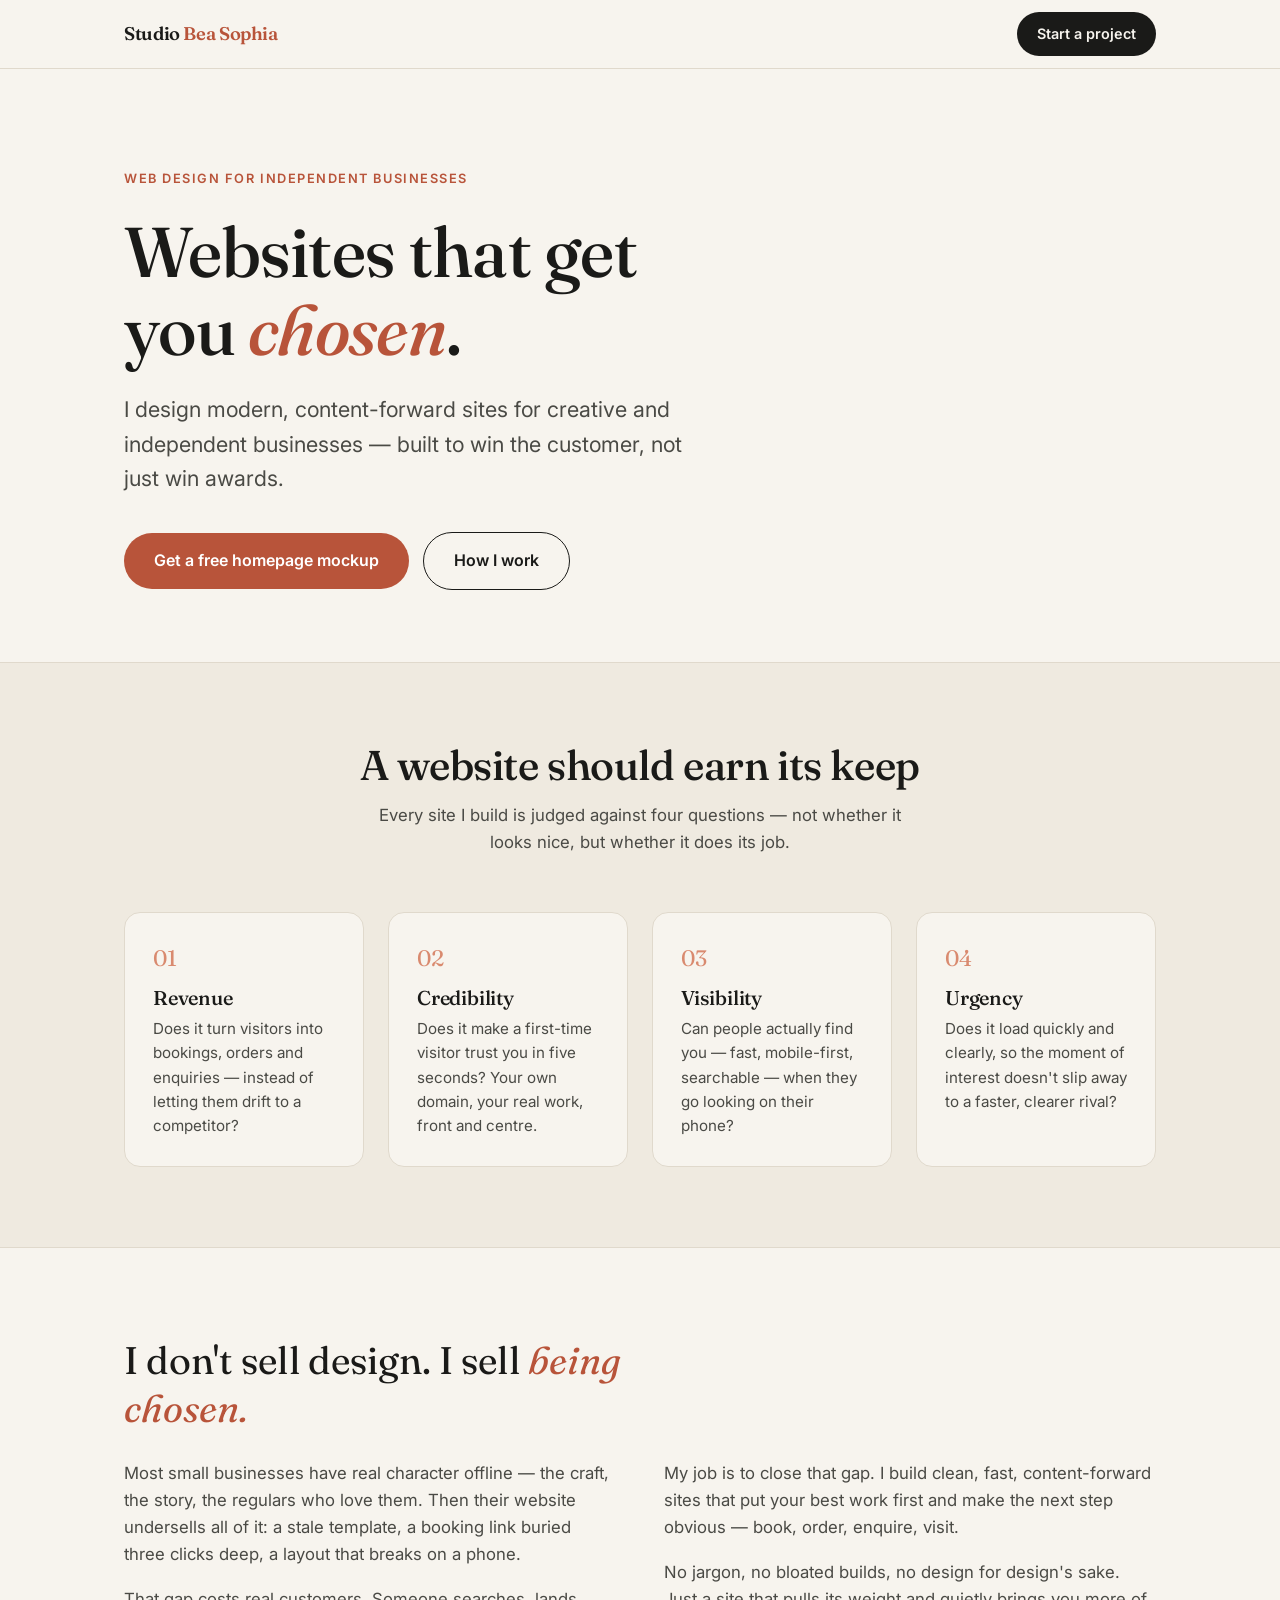
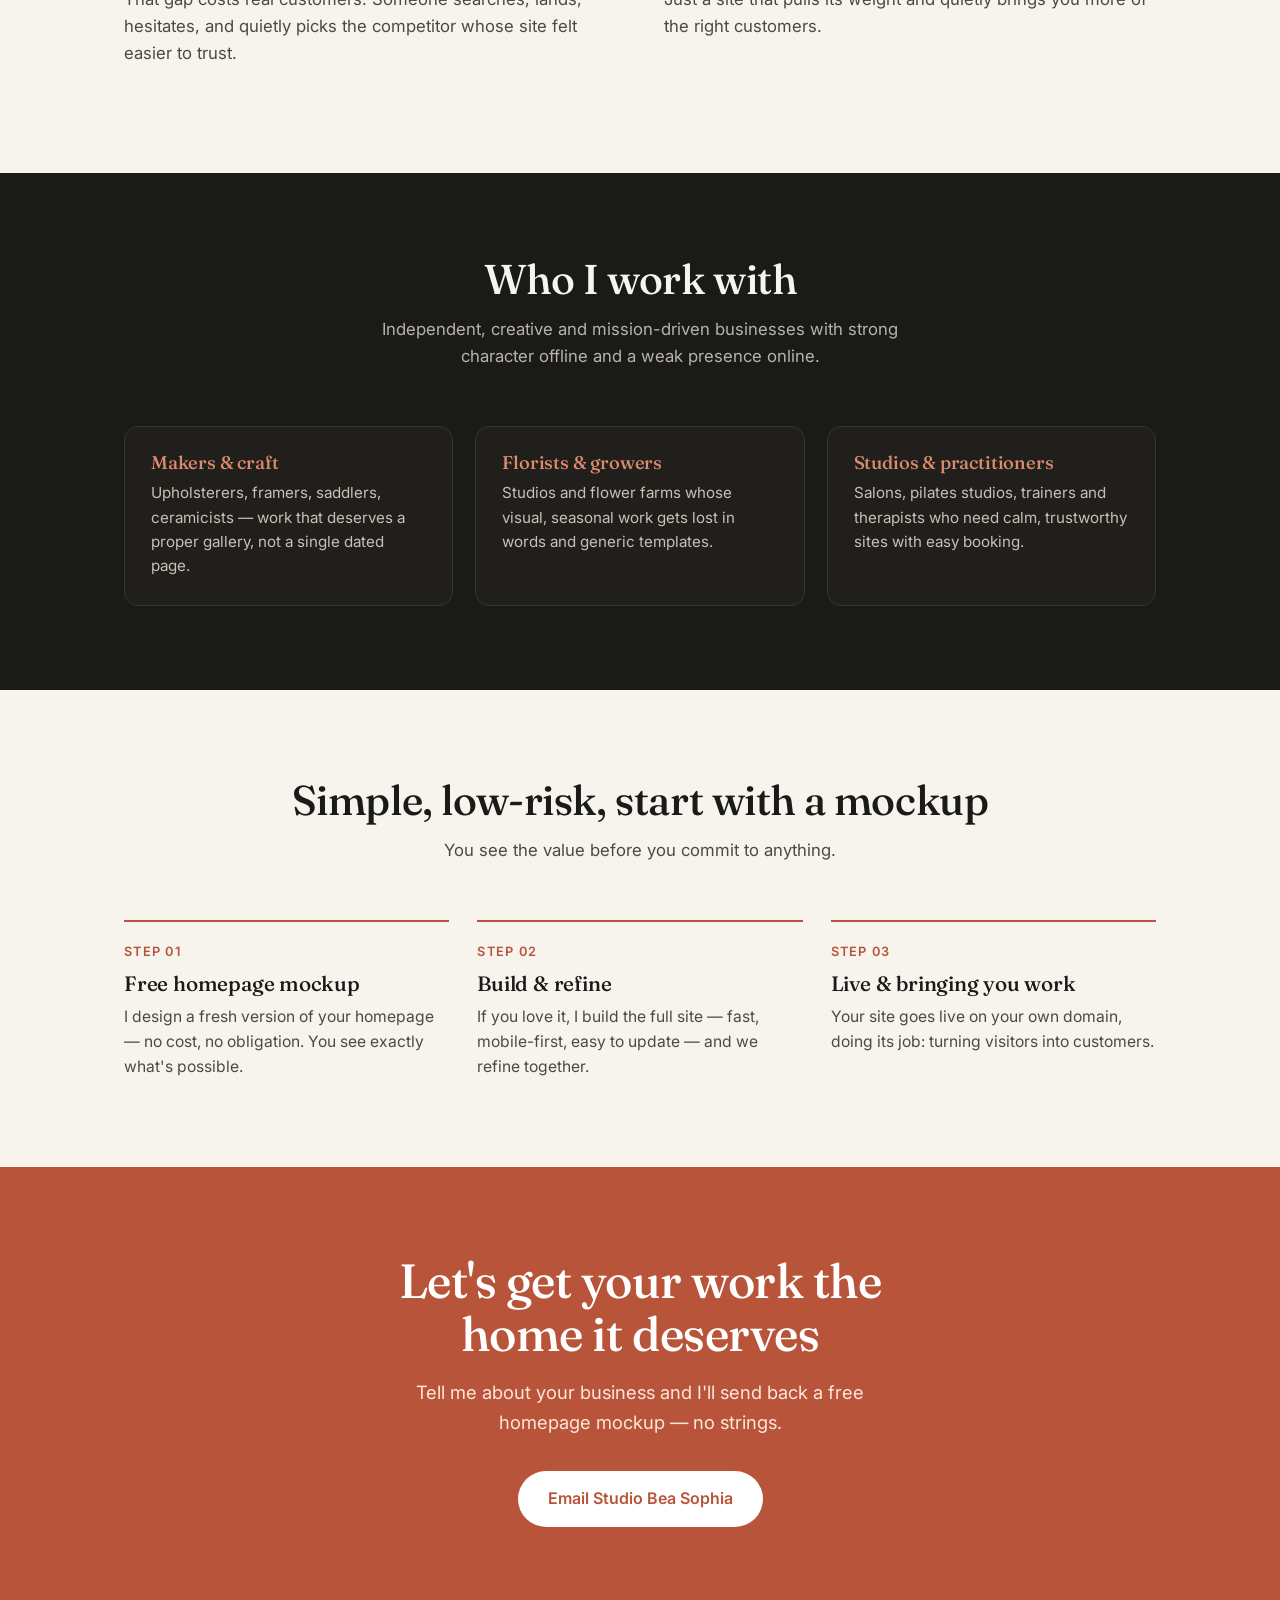
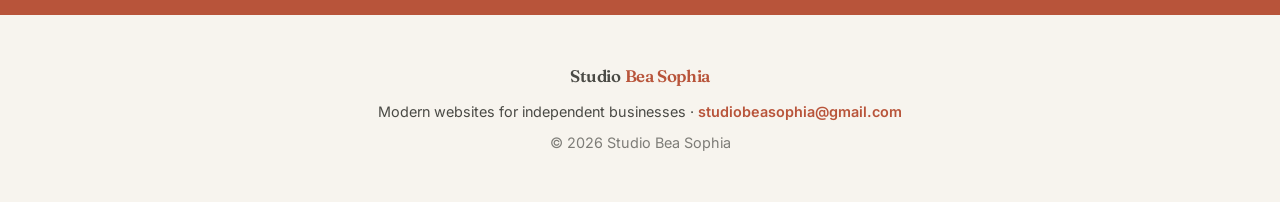
<file: site/index.html>
<!DOCTYPE html>
<html lang="en">
<head>
<meta charset="UTF-8" />
<meta name="viewport" content="width=device-width, initial-scale=1.0" />
<title>Studio Bea Sophia — Websites that get small businesses chosen</title>
<meta name="description" content="Studio Bea Sophia designs modern, content-forward websites for independent and creative businesses. We don't sell design — we sell being chosen: more revenue, more credibility, more visibility." />
<meta property="og:title" content="Studio Bea Sophia — Websites that get small businesses chosen" />
<meta property="og:description" content="Modern, content-forward websites for independent and creative businesses. Built for revenue, credibility, and visibility — not just looks." />
<meta property="og:type" content="website" />
<link rel="preconnect" href="https://fonts.googleapis.com" />
<link rel="preconnect" href="https://fonts.gstatic.com" crossorigin />
<link href="https://fonts.googleapis.com/css2?family=Fraunces:opsz,wght@9..144,400;9..144,500;9..144,600&family=Inter:wght@400;500;600&display=swap" rel="stylesheet" />
<style>
  :root{
    --ink:#1a1a18;
    --ink-soft:#4a4a45;
    --paper:#f7f4ee;
    --paper-2:#efeae0;
    --accent:#b8543a;
    --accent-soft:#d98a6f;
    --line:#e0d9cc;
    --max:1080px;
  }
  *{box-sizing:border-box;margin:0;padding:0}
  html{scroll-behavior:smooth}
  body{
    font-family:'Inter',system-ui,sans-serif;
    color:var(--ink);
    background:var(--paper);
    line-height:1.6;
    -webkit-font-smoothing:antialiased;
  }
  h1,h2,h3{font-family:'Fraunces',Georgia,serif;font-weight:500;line-height:1.1;letter-spacing:-0.01em}
  .wrap{max-width:var(--max);margin:0 auto;padding:0 24px}
  a{color:inherit}

  /* NAV */
  nav{position:sticky;top:0;z-index:50;background:rgba(247,244,238,.85);backdrop-filter:blur(10px);border-bottom:1px solid var(--line)}
  nav .wrap{display:flex;align-items:center;justify-content:space-between;height:68px}
  .logo{font-family:'Fraunces',serif;font-size:1.15rem;font-weight:600;letter-spacing:-.02em}
  .logo span{color:var(--accent)}
  .nav-cta{font-size:.9rem;font-weight:600;text-decoration:none;background:var(--ink);color:var(--paper);padding:10px 20px;border-radius:100px;transition:background .2s}
  .nav-cta:hover{background:var(--accent)}

  /* HERO */
  header{padding:96px 0 72px}
  .eyebrow{display:inline-block;font-size:.8rem;font-weight:600;letter-spacing:.12em;text-transform:uppercase;color:var(--accent);margin-bottom:24px}
  header h1{font-size:clamp(2.6rem,6vw,4.4rem);max-width:14ch;margin-bottom:24px}
  header h1 em{font-style:italic;color:var(--accent)}
  .lede{font-size:clamp(1.1rem,2.2vw,1.35rem);color:var(--ink-soft);max-width:46ch;margin-bottom:36px}
  .btn-row{display:flex;gap:14px;flex-wrap:wrap;align-items:center}
  .btn{display:inline-block;text-decoration:none;font-weight:600;font-size:1rem;padding:15px 30px;border-radius:100px;transition:transform .15s,background .2s}
  .btn-primary{background:var(--accent);color:#fff}
  .btn-primary:hover{transform:translateY(-2px);background:#a3472f}
  .btn-ghost{border:1.5px solid var(--ink);color:var(--ink)}
  .btn-ghost:hover{background:var(--ink);color:var(--paper)}

  /* PILLARS */
  .pillars{background:var(--paper-2);padding:80px 0;border-top:1px solid var(--line);border-bottom:1px solid var(--line)}
  .section-head{text-align:center;margin-bottom:56px}
  .section-head h2{font-size:clamp(1.9rem,4vw,2.6rem);margin-bottom:14px}
  .section-head p{color:var(--ink-soft);max-width:50ch;margin:0 auto;font-size:1.05rem}
  .grid4{display:grid;grid-template-columns:repeat(4,1fr);gap:24px}
  .pillar{background:var(--paper);border:1px solid var(--line);border-radius:16px;padding:28px}
  .pillar .num{font-family:'Fraunces',serif;font-size:1.4rem;color:var(--accent-soft);margin-bottom:10px}
  .pillar h3{font-size:1.25rem;margin-bottom:8px}
  .pillar p{font-size:.95rem;color:var(--ink-soft)}

  /* PHILOSOPHY */
  .philo{padding:88px 0}
  .philo-quote{font-family:'Fraunces',serif;font-size:clamp(1.6rem,3.6vw,2.4rem);line-height:1.25;max-width:20ch;margin-bottom:28px}
  .philo-quote em{font-style:italic;color:var(--accent)}
  .philo-body{display:grid;grid-template-columns:1fr 1fr;gap:48px;align-items:start}
  .philo-body p{color:var(--ink-soft);font-size:1.05rem;margin-bottom:18px}

  /* WHO */
  .who{background:var(--ink);color:var(--paper);padding:84px 0}
  .who h2{color:var(--paper);font-size:clamp(1.9rem,4vw,2.6rem);margin-bottom:14px}
  .who .section-head p{color:#b9b3a7}
  .who-grid{display:grid;grid-template-columns:repeat(3,1fr);gap:22px;margin-top:48px}
  .who-card{border:1px solid #36352f;border-radius:14px;padding:26px;background:#211f1b}
  .who-card h3{color:var(--accent-soft);font-size:1.15rem;margin-bottom:8px}
  .who-card p{color:#c7c1b5;font-size:.95rem}

  /* PROCESS */
  .process{padding:88px 0}
  .steps{display:grid;grid-template-columns:repeat(3,1fr);gap:28px;margin-top:48px}
  .step{position:relative;padding-top:20px;border-top:2px solid var(--accent)}
  .step .s-num{font-size:.8rem;font-weight:600;letter-spacing:.1em;text-transform:uppercase;color:var(--accent);margin-bottom:10px}
  .step h3{font-size:1.3rem;margin-bottom:8px}
  .step p{color:var(--ink-soft);font-size:.98rem}

  /* CTA */
  .cta{background:var(--accent);color:#fff;padding:88px 0;text-align:center}
  .cta h2{color:#fff;font-size:clamp(2rem,4.5vw,3rem);margin-bottom:18px;max-width:18ch;margin-left:auto;margin-right:auto}
  .cta p{color:#ffe5db;font-size:1.15rem;max-width:42ch;margin:0 auto 34px}
  .cta .btn-primary{background:#fff;color:var(--accent)}
  .cta .btn-primary:hover{background:var(--ink);color:#fff}

  /* FOOTER */
  footer{padding:48px 0;text-align:center;color:var(--ink-soft);font-size:.9rem}
  footer .logo{font-size:1.05rem;margin-bottom:10px;display:inline-block}
  footer a{color:var(--accent);text-decoration:none;font-weight:600}

  @media(max-width:880px){
    .grid4{grid-template-columns:repeat(2,1fr)}
    .philo-body,.who-grid,.steps{grid-template-columns:1fr}
    .who-grid,.steps{gap:18px}
    header{padding:64px 0 48px}
  }
</style>
</head>
<body>

<nav>
  <div class="wrap">
    <div class="logo">Studio <span>Bea Sophia</span></div>
    <a class="nav-cta" href="#contact">Start a project</a>
  </div>
</nav>

<header>
  <div class="wrap">
    <span class="eyebrow">Web design for independent businesses</span>
    <h1>Websites that get you <em>chosen</em>.</h1>
    <p class="lede">I design modern, content-forward sites for creative and independent businesses — built to win the customer, not just win awards.</p>
    <div class="btn-row">
      <a class="btn btn-primary" href="#contact">Get a free homepage mockup</a>
      <a class="btn btn-ghost" href="#philosophy">How I work</a>
    </div>
  </div>
</header>

<section class="pillars">
  <div class="wrap">
    <div class="section-head">
      <h2>A website should earn its keep</h2>
      <p>Every site I build is judged against four questions — not whether it looks nice, but whether it does its job.</p>
    </div>
    <div class="grid4">
      <div class="pillar">
        <div class="num">01</div>
        <h3>Revenue</h3>
        <p>Does it turn visitors into bookings, orders and enquiries — instead of letting them drift to a competitor?</p>
      </div>
      <div class="pillar">
        <div class="num">02</div>
        <h3>Credibility</h3>
        <p>Does it make a first-time visitor trust you in five seconds? Your own domain, your real work, front and centre.</p>
      </div>
      <div class="pillar">
        <div class="num">03</div>
        <h3>Visibility</h3>
        <p>Can people actually find you — fast, mobile-first, searchable — when they go looking on their phone?</p>
      </div>
      <div class="pillar">
        <div class="num">04</div>
        <h3>Urgency</h3>
        <p>Does it load quickly and clearly, so the moment of interest doesn't slip away to a faster, clearer rival?</p>
      </div>
    </div>
  </div>
</section>

<section class="philo" id="philosophy">
  <div class="wrap">
    <div class="philo-quote">I don't sell design. I sell <em>being chosen.</em></div>
    <div class="philo-body">
      <div>
        <p>Most small businesses have real character offline — the craft, the story, the regulars who love them. Then their website undersells all of it: a stale template, a booking link buried three clicks deep, a layout that breaks on a phone.</p>
        <p>That gap costs real customers. Someone searches, lands, hesitates, and quietly picks the competitor whose site felt easier to trust.</p>
      </div>
      <div>
        <p>My job is to close that gap. I build clean, fast, content-forward sites that put your best work first and make the next step obvious — book, order, enquire, visit.</p>
        <p>No jargon, no bloated builds, no design for design's sake. Just a site that pulls its weight and quietly brings you more of the right customers.</p>
      </div>
    </div>
  </div>
</section>

<section class="who">
  <div class="wrap">
    <div class="section-head">
      <h2>Who I work with</h2>
      <p>Independent, creative and mission-driven businesses with strong character offline and a weak presence online.</p>
    </div>
    <div class="who-grid">
      <div class="who-card">
        <h3>Makers &amp; craft</h3>
        <p>Upholsterers, framers, saddlers, ceramicists — work that deserves a proper gallery, not a single dated page.</p>
      </div>
      <div class="who-card">
        <h3>Florists &amp; growers</h3>
        <p>Studios and flower farms whose visual, seasonal work gets lost in words and generic templates.</p>
      </div>
      <div class="who-card">
        <h3>Studios &amp; practitioners</h3>
        <p>Salons, pilates studios, trainers and therapists who need calm, trustworthy sites with easy booking.</p>
      </div>
    </div>
  </div>
</section>

<section class="process">
  <div class="wrap">
    <div class="section-head">
      <h2>Simple, low-risk, start with a mockup</h2>
      <p>You see the value before you commit to anything.</p>
    </div>
    <div class="steps">
      <div class="step">
        <div class="s-num">Step 01</div>
        <h3>Free homepage mockup</h3>
        <p>I design a fresh version of your homepage — no cost, no obligation. You see exactly what's possible.</p>
      </div>
      <div class="step">
        <div class="s-num">Step 02</div>
        <h3>Build &amp; refine</h3>
        <p>If you love it, I build the full site — fast, mobile-first, easy to update — and we refine together.</p>
      </div>
      <div class="step">
        <div class="s-num">Step 03</div>
        <h3>Live &amp; bringing you work</h3>
        <p>Your site goes live on your own domain, doing its job: turning visitors into customers.</p>
      </div>
    </div>
  </div>
</section>

<section class="cta" id="contact">
  <div class="wrap">
    <h2>Let's get your work the home it deserves</h2>
    <p>Tell me about your business and I'll send back a free homepage mockup — no strings.</p>
    <a class="btn btn-primary" href="mailto:studiobeasophia@gmail.com?subject=I'd%20like%20a%20free%20homepage%20mockup">Email Studio Bea Sophia</a>
  </div>
</section>

<footer>
  <div class="wrap">
    <div class="logo">Studio <span style="color:var(--accent)">Bea Sophia</span></div>
    <p>Modern websites for independent businesses · <a href="mailto:studiobeasophia@gmail.com">studiobeasophia@gmail.com</a></p>
    <p style="margin-top:8px;opacity:.7">© 2026 Studio Bea Sophia</p>
  </div>
</footer>

</body>
</html>
</file>
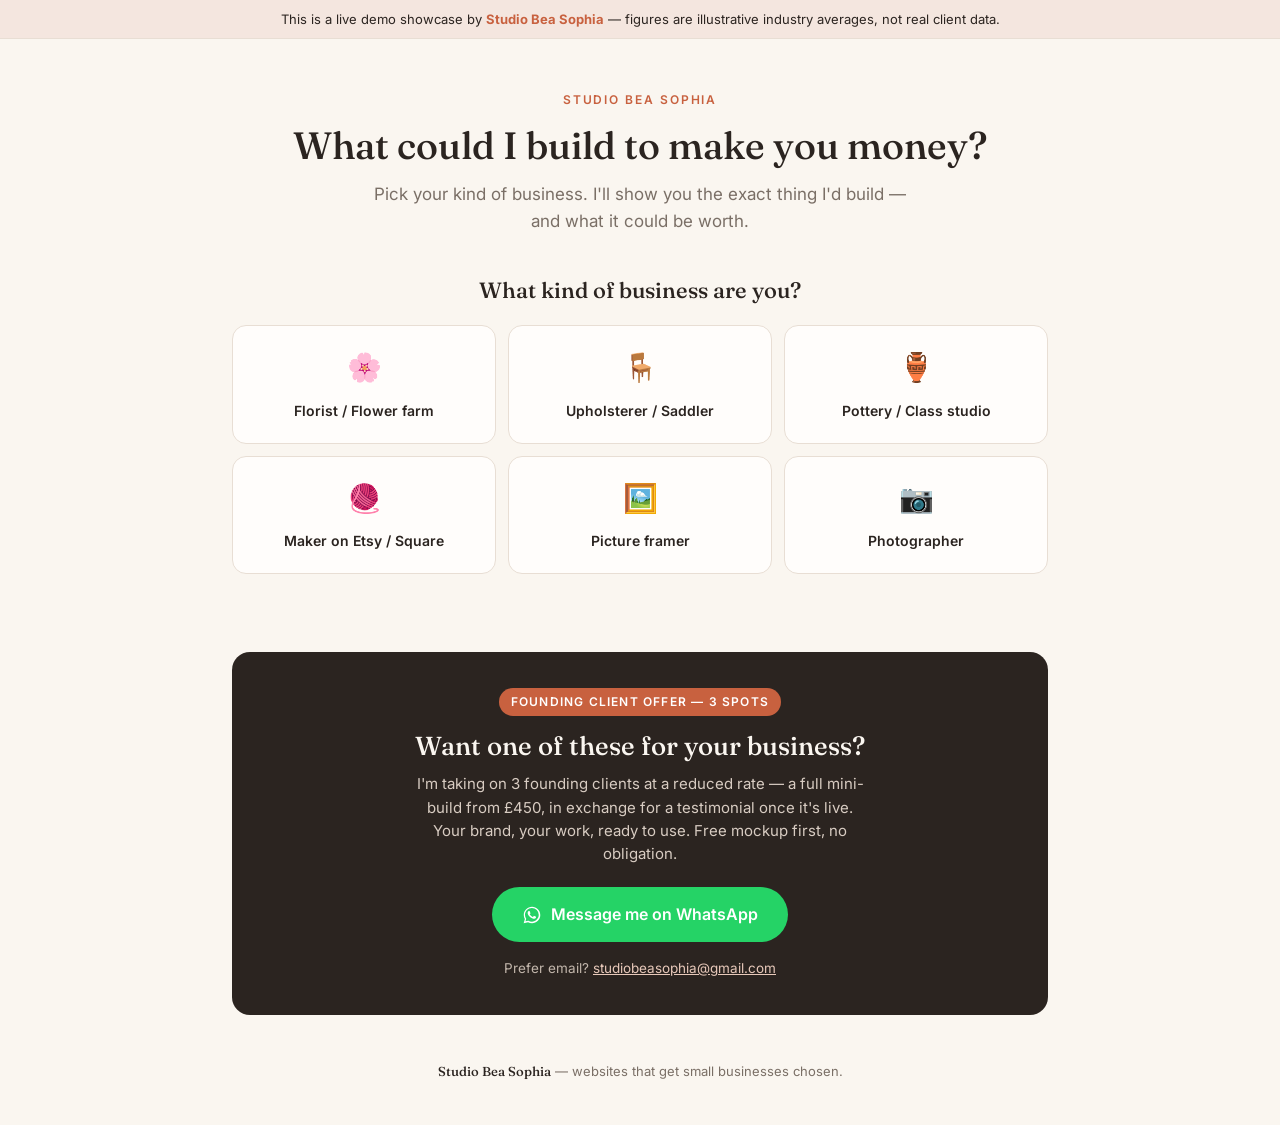
<file: site/showcase.html>
<!DOCTYPE html>
<html lang="en">
<head>
<meta charset="UTF-8" />
<meta name="viewport" content="width=device-width, initial-scale=1.0" />
<title>Studio Bea Sophia — What I could build for your business</title>
<link rel="preconnect" href="https://fonts.googleapis.com">
<link rel="preconnect" href="https://fonts.gstatic.com" crossorigin>
<link href="https://fonts.googleapis.com/css2?family=Fraunces:opsz,wght@9..144,400;9..144,500;9..144,600&family=Inter:wght@400;500;600&display=swap" rel="stylesheet">
<style>
  :root{
    --paper:#faf6f0; --ink:#2b2420; --muted:#7a6f66;
    --terra:#c8613f; --terra-soft:#e8c9ba; --terra-tint:#f4e6df;
    --line:#e8ded4; --card:#fffdfb;
    --red:#b8452f; --red-tint:#f7e4de; --green:#4f7a52; --green-tint:#e4efe1;
    --wa:#25d366;
  }
  *{box-sizing:border-box;margin:0;padding:0}
  body{font-family:'Inter',sans-serif;background:var(--paper);color:var(--ink);line-height:1.55;-webkit-font-smoothing:antialiased}
  .wrap{max-width:860px;margin:0 auto;padding:0 22px}
  h1,h2,h3{font-family:'Fraunces',serif;font-weight:500;line-height:1.15}
  .demo-banner{background:var(--terra-tint);color:var(--ink);text-align:center;font-size:13px;padding:9px 16px;border-bottom:1px solid var(--line)}
  .demo-banner b{color:var(--terra)}
  header{text-align:center;padding:52px 0 30px}
  header .kicker{text-transform:uppercase;letter-spacing:.16em;font-size:12px;color:var(--terra);font-weight:600;margin-bottom:14px}
  header h1{font-size:38px;margin-bottom:14px}
  header p{color:var(--muted);font-size:17px;max-width:560px;margin:0 auto}
  .picker{padding:14px 0 40px}
  .picker h2{text-align:center;font-size:22px;margin-bottom:22px}
  .grid{display:grid;grid-template-columns:repeat(3,1fr);gap:12px}
  @media(max-width:640px){.grid{grid-template-columns:repeat(2,1fr)}header h1{font-size:30px}}
  .ind{background:var(--card);border:1px solid var(--line);border-radius:14px;padding:20px 14px;text-align:center;cursor:pointer;transition:.18s;user-select:none}
  .ind:hover{border-color:var(--terra);transform:translateY(-2px);box-shadow:0 8px 22px rgba(200,97,63,.10)}
  .ind.active{border-color:var(--terra);background:var(--terra-tint)}
  .ind .emoji{font-size:28px;display:block;margin-bottom:8px}
  .ind .name{font-weight:600;font-size:14px}
  .panel{display:none;padding:8px 0 20px;animation:fade .35s ease}
  .panel.show{display:block}
  @keyframes fade{from{opacity:0;transform:translateY(8px)}to{opacity:1;transform:none}}
  .build-card{background:var(--card);border:1px solid var(--line);border-radius:18px;padding:30px 26px;margin-top:8px}
  .build-card .tag{display:inline-block;background:var(--terra);color:#fff;font-size:11px;font-weight:600;text-transform:uppercase;letter-spacing:.1em;padding:4px 10px;border-radius:20px;margin-bottom:14px}
  .build-card h3{font-size:26px;margin-bottom:8px}
  .build-card .sub{color:var(--muted);font-size:15px;margin-bottom:10px}
  .atmos{font-family:'Fraunces',serif;font-style:italic;font-size:15px;color:var(--terra);margin-bottom:22px}
  .flip{display:grid;grid-template-columns:1fr auto 1fr;gap:14px;align-items:stretch;margin-bottom:22px}
  @media(max-width:640px){.flip{grid-template-columns:1fr;gap:10px}.flip .arrow{transform:rotate(90deg);margin:2px auto}}
  .state{border-radius:14px;padding:18px 16px}
  .state.pain{background:var(--red-tint);border:1px solid #eecabf}
  .state.fixed{background:var(--green-tint);border:1px solid #cfe0c8}
  .state .lbl{font-size:11px;font-weight:600;text-transform:uppercase;letter-spacing:.1em;margin-bottom:8px}
  .state.pain .lbl{color:var(--red)}
  .state.fixed .lbl{color:var(--green)}
  .state .headline{font-family:'Fraunces',serif;font-size:17px;margin-bottom:6px}
  .state .desc{font-size:13.5px;color:var(--muted)}
  .arrow{display:flex;align-items:center;justify-content:center;font-size:22px;color:var(--terra)}
  .money{background:var(--terra-tint);border-radius:12px;padding:16px 18px;text-align:center;margin-bottom:8px}
  .money .big{font-family:'Fraunces',serif;font-size:26px;color:var(--terra);font-weight:600}
  .money .cap{font-size:12.5px;color:var(--muted);margin-top:2px}
  .illus{font-size:12px;color:var(--muted);text-align:center;font-style:italic;margin-top:14px}
  .cta{background:var(--ink);color:var(--paper);border-radius:18px;padding:36px 26px;text-align:center;margin:38px 0 20px}
  .cta .founding{display:inline-block;background:var(--terra);color:#fff;font-size:12px;font-weight:600;text-transform:uppercase;letter-spacing:.1em;padding:5px 12px;border-radius:20px;margin-bottom:16px}
  .cta h2{font-size:26px;margin-bottom:10px;color:var(--paper)}
  .cta p{color:#d8ccc2;font-size:15px;max-width:460px;margin:0 auto 22px}
  .btn{display:inline-flex;align-items:center;gap:9px;background:var(--wa);color:#fff;text-decoration:none;font-weight:600;font-size:16px;padding:15px 30px;border-radius:30px;transition:.18s}
  .btn:hover{background:#1eb457;transform:translateY(-1px)}
  .btn svg{width:20px;height:20px;fill:#fff}
  .alt{margin-top:16px;font-size:13.5px;color:#c3b7ac}
  .alt a{color:#e8c9ba;text-decoration:underline}
  footer{text-align:center;padding:26px 0 44px;color:var(--muted);font-size:13px}
  footer b{color:var(--ink);font-family:'Fraunces',serif;font-weight:500}
</style>
</head>
<body>

<div class="demo-banner">This is a live demo showcase by <b>Studio Bea Sophia</b> — figures are illustrative industry averages, not real client data.</div>

<div class="wrap">
  <header>
    <div class="kicker">Studio Bea Sophia</div>
    <h1>What could I build to make you money?</h1>
    <p>Pick your kind of business. I'll show you the exact thing I'd build — and what it could be worth.</p>
  </header>

  <section class="picker">
    <h2>What kind of business are you?</h2>
    <div class="grid" id="grid"></div>
  </section>

  <section id="panels"></section>

  <section class="cta">
    <span class="founding">Founding client offer — 3 spots</span>
    <h2>Want one of these for your business?</h2>
    <p>I'm taking on 3 founding clients at a reduced rate — a full mini-build from £450, in exchange for a testimonial once it's live. Your brand, your work, ready to use. Free mockup first, no obligation.</p>
    <a class="btn" id="waBtn" href="#">
      <svg viewBox="0 0 24 24"><path d="M12.04 2c-5.46 0-9.91 4.45-9.91 9.91 0 1.75.46 3.45 1.32 4.95L2 22l5.25-1.38c1.45.79 3.08 1.21 4.79 1.21 5.46 0 9.91-4.45 9.91-9.91S17.5 2 12.04 2m0 18.15c-1.52 0-3.01-.41-4.31-1.18l-.31-.18-3.2.84.85-3.12-.2-.32a8.16 8.16 0 0 1-1.26-4.36c0-4.54 3.7-8.24 8.24-8.24 2.2 0 4.27.86 5.82 2.42a8.18 8.18 0 0 1 2.42 5.82c0 4.54-3.7 8.24-8.24 8.24m4.52-6.16c-.25-.12-1.47-.72-1.69-.81-.23-.08-.39-.12-.56.12-.17.25-.64.81-.79.97-.14.17-.29.19-.54.06-.25-.12-1.05-.39-1.99-1.23-.74-.66-1.23-1.47-1.38-1.72-.14-.25-.02-.38.11-.51.11-.11.25-.29.37-.43.13-.14.17-.25.25-.41.08-.17.04-.31-.02-.43-.06-.12-.56-1.34-.76-1.84-.2-.48-.4-.42-.56-.43-.14 0-.31-.01-.48-.01s-.43.06-.66.31c-.23.25-.86.85-.86 2.07 0 1.22.89 2.4 1.01 2.56.12.17 1.75 2.67 4.23 3.74.59.26 1.05.41 1.41.52.59.19 1.13.16 1.56.1.48-.07 1.47-.6 1.68-1.18.21-.58.21-1.07.14-1.18-.06-.11-.22-.17-.47-.29"/></svg>
      Message me on WhatsApp
    </a>
    <div class="alt">Prefer email? <a href="mailto:studiobeasophia@gmail.com?subject=I'd%20like%20a%20founding%20client%20mockup">studiobeasophia@gmail.com</a></div>
  </section>

  <footer><b>Studio Bea Sophia</b> — websites that get small businesses chosen.</footer>
</div>

<script>
const WA_NUMBER = "447847321961";

const builds = [
  {id:'florist', emoji:'🌸', name:'Florist / Flower farm', tag:'The Seasonal Drop',
   title:'A "what\'s ready this week" pre-order page',
   sub:'Sell your fresh-cut stock before it wilts — instead of watching it die in the bucket.',
   atmos:'Feels like opening the flower shed at 7am, buckets still cool.',
   pain:{h:'Fresh stock, no way to sell it fast', d:'This week\'s cut flowers wilt in days. Selling via DM is slow, and sales run through Etsy or Square — taking a cut of every order.'},
   fixed:{h:'A 2-minute weekly drop page', d:'Post what\'s ready, take deposits up front, sold-out items grey out automatically. Share the link on Instagram.'},
   money:'~£65/mo', cap:'in marketplace fees saved on ~£1,000/mo of sales (Etsy ≈6.5% + listing + payment fees)'},

  {id:'upholstery', emoji:'🪑', name:'Upholsterer / Saddler', tag:'The Job Tracker',
   title:'A private "where\'s my chair?" status page',
   sub:'Stop the constant "is it done yet?" texts on every bespoke job.',
   atmos:'Feels like a quiet workshop ledger — everything accounted for.',
   pain:{h:'Interrupted all day by status chasers', d:'Bespoke jobs take weeks. Clients text and email to check progress, breaking your focus in the workshop over and over.'},
   fixed:{h:'A status page per commission', d:'Fabric ordered → In the workshop → Ready to collect. Clients check themselves. You get uninterrupted hours back.'},
   money:'~4 hrs/wk', cap:'of interruptions removed — roughly £80–£160/mo of billable workshop time back at typical rates'},

  {id:'studio', emoji:'🏺', name:'Pottery / Class studio', tag:'The Auto-Waitlist',
   title:'A waitlist that fills your cancelled seats',
   sub:'Every empty seat from a last-minute drop-out is money gone. This refills it automatically.',
   atmos:'Feels like a full room with the wheel already spinning.',
   pain:{h:'Dropped seats go unfilled', d:'A class sells out, someone cancels, and the spot stays empty because filling it means manually messaging people.'},
   fixed:{h:'Auto-offer to the next in line', d:'When a seat frees up, your waitlist gets pinged and the first to grab it books in — no admin from you.'},
   money:'~£240/mo', cap:'recovered — ~2 unfilled £30 seats/week that now sell (illustrative)'},

  {id:'maker', emoji:'🧶', name:'Maker on Etsy / Square', tag:'Sell Direct',
   title:'A "keep the Etsy cut" shopfront',
   sub:'Sell straight from your own site and keep the fees the marketplace takes.',
   atmos:'Feels like your own shop window, not a stall in someone else\'s market.',
   pain:{h:'Every sale loses a cut', d:'Etsy takes a listing fee, a ~6.5% transaction fee, and payment fees on top — on every single order you make.'},
   fixed:{h:'Your own branded shop', d:'Same products, direct checkout, none of the marketplace fees. You keep the margin and own the customer.'},
   money:'~£520/yr', cap:'kept on ~£8,000/yr of sales that would otherwise pay Etsy fees (illustrative)'},

  {id:'framer', emoji:'🖼️', name:'Picture framer', tag:'Quote in 2 Taps',
   title:'A photo-upload quote request flow',
   sub:'Turn framing enquiries into bookings while you\'re still in the workshop.',
   atmos:'Feels like enquiries arriving already half-sorted on the bench.',
   pain:{h:'Endless email back-and-forth', d:'Every enquiry starts from scratch — you email to ask what, what size, what finish, before you can even quote.'},
   fixed:{h:'Half-qualified enquiries', d:'Customer uploads a photo, picks size and finish, and you get a ready-to-quote request — no phone tag.'},
   money:'~£150/mo', cap:'in enquiries recovered that would\'ve drifted to a competitor with an online form (illustrative)'},

  {id:'photographer', emoji:'📷', name:'Photographer', tag:'Client Gallery',
   title:'A private gallery that sells prints too',
   sub:'Deliver shots beautifully and sell prints — no more WeTransfer links that expire.',
   atmos:'Feels like handing over a printed album, not a dying download link.',
   pain:{h:'Delivery is clunky, prints don\'t sell', d:'You send a WeTransfer link that expires, and clients never come back to buy prints because there\'s no easy way to.'},
   fixed:{h:'A branded gallery with a shop', d:'Clients view, download, and order prints in one place. Passive print sales on every shoot you deliver.'},
   money:'~£40/shoot', cap:'in add-on print sales per delivered gallery (illustrative average)'},
];

const grid = document.getElementById('grid');
const panels = document.getElementById('panels');

builds.forEach(b=>{
  const d=document.createElement('div');
  d.className='ind'; d.dataset.id=b.id;
  d.innerHTML=`<span class="emoji">${b.emoji}</span><span class="name">${b.name}</span>`;
  grid.appendChild(d);

  const p=document.createElement('div');
  p.className='panel'; p.id='panel-'+b.id;
  p.innerHTML=`
    <div class="build-card">
      <span class="tag">${b.tag}</span>
      <h3>${b.title}</h3>
      <div class="sub">${b.sub}</div>
      <div class="atmos">${b.atmos}</div>
      <div class="flip">
        <div class="state pain"><div class="lbl">Right now</div><div class="headline">${b.pain.h}</div><div class="desc">${b.pain.d}</div></div>
        <div class="arrow">→</div>
        <div class="state fixed"><div class="lbl">With this build</div><div class="headline">${b.fixed.h}</div><div class="desc">${b.fixed.d}</div></div>
      </div>
      <div class="money"><div class="big">${b.money}</div><div class="cap">${b.cap}</div></div>
      <div class="illus">Figures are illustrative industry averages to show the shape of the opportunity — your real numbers would be your own.</div>
    </div>`;
  panels.appendChild(p);
});

let currentInd = "";

function setWaLink(){
  const base = "https://wa.me/" + WA_NUMBER;
  const msg = currentInd
    ? `Hi Bea, I saw your showcase — I run a ${currentInd} business and I'd love a founding-client mockup.`
    : "Hi Bea, I saw your showcase and I'd love a founding-client mockup.";
  document.getElementById('waBtn').href = base + "?text=" + encodeURIComponent(msg);
}
setWaLink();

document.querySelectorAll('.ind').forEach(el=>{
  el.addEventListener('click',()=>{
    const id=el.dataset.id;
    const b=builds.find(x=>x.id===id);
    currentInd = b ? b.name.toLowerCase() : "";
    document.querySelectorAll('.ind').forEach(x=>x.classList.remove('active'));
    document.querySelectorAll('.panel').forEach(x=>x.classList.remove('show'));
    el.classList.add('active');
    const panel=document.getElementById('panel-'+id);
    panel.classList.add('show');
    setWaLink();
    panel.scrollIntoView({behavior:'smooth',block:'start'});
  });
});
</script>
</body>
</html>
</file>
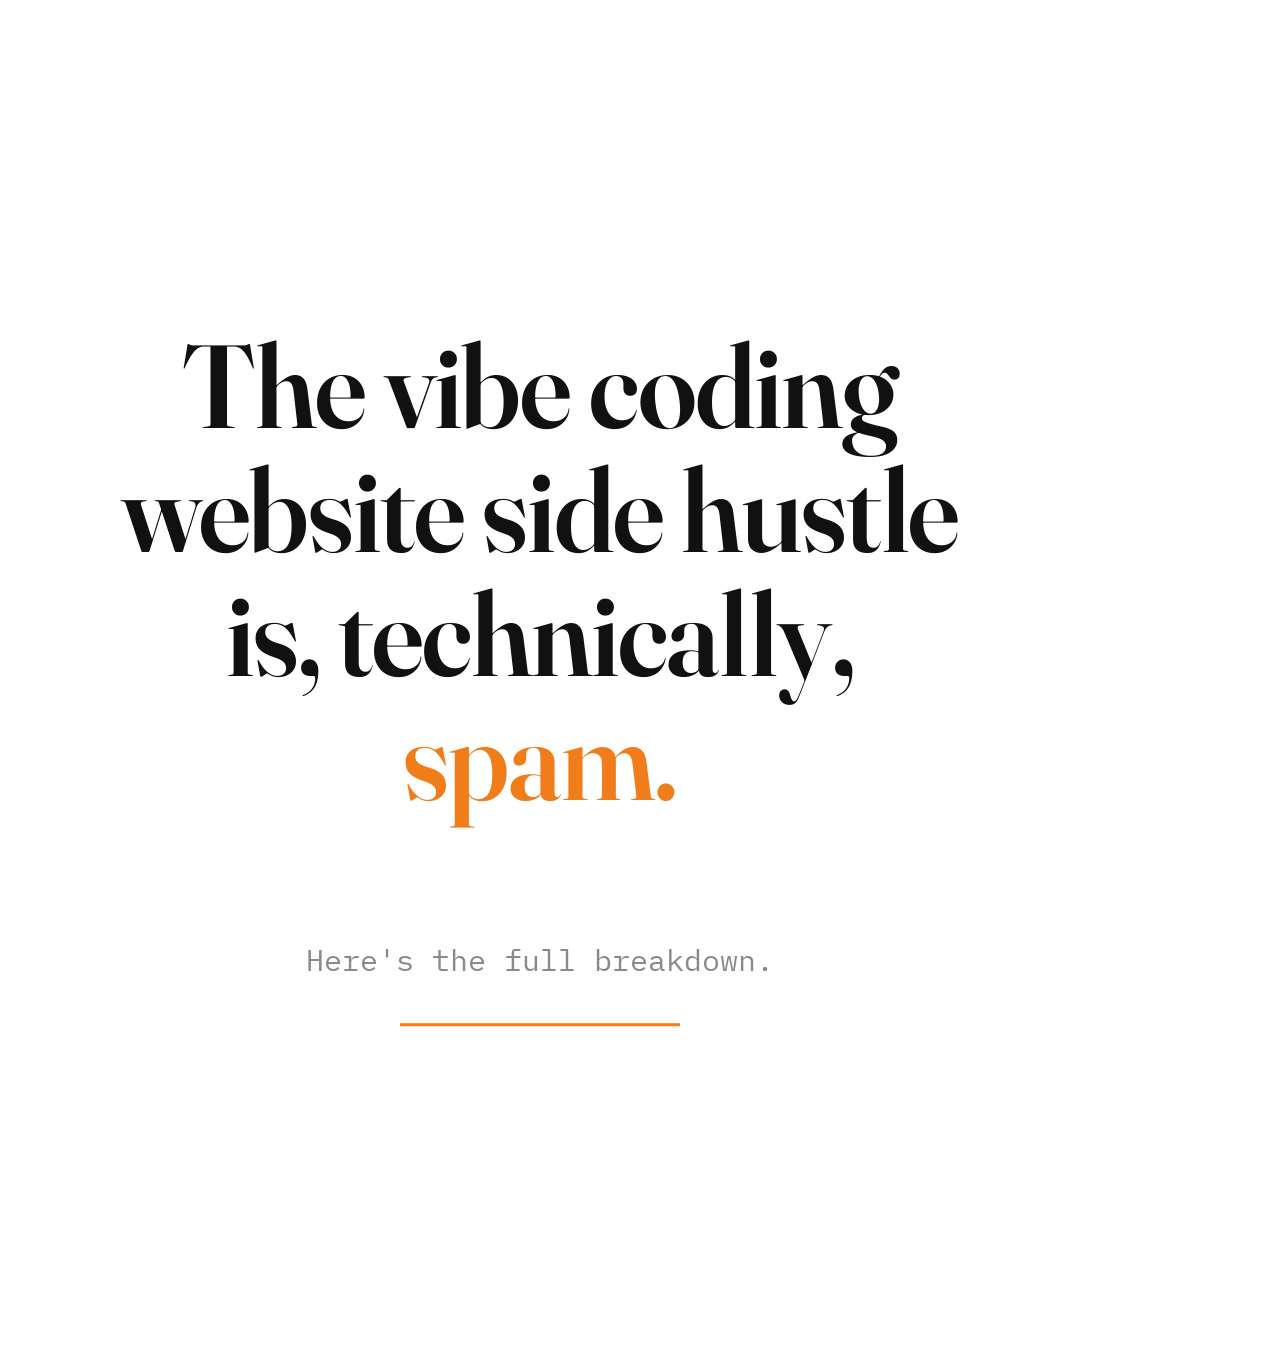
<file: skills/carousel/s1.html>
<!doctype html><html><head><meta charset="utf-8"><link rel="stylesheet" href="base.css"></head>
<body><div class="center">
<h1 class="big">The vibe coding website side hustle is, technically, <span style="color:var(--orange)">spam.</span></h1>
<div class="sub">Here's the full breakdown.</div>
<div style="width:280px;height:3px;background:var(--orange);margin:44px auto 0"></div>
</div></body></html>
</file>
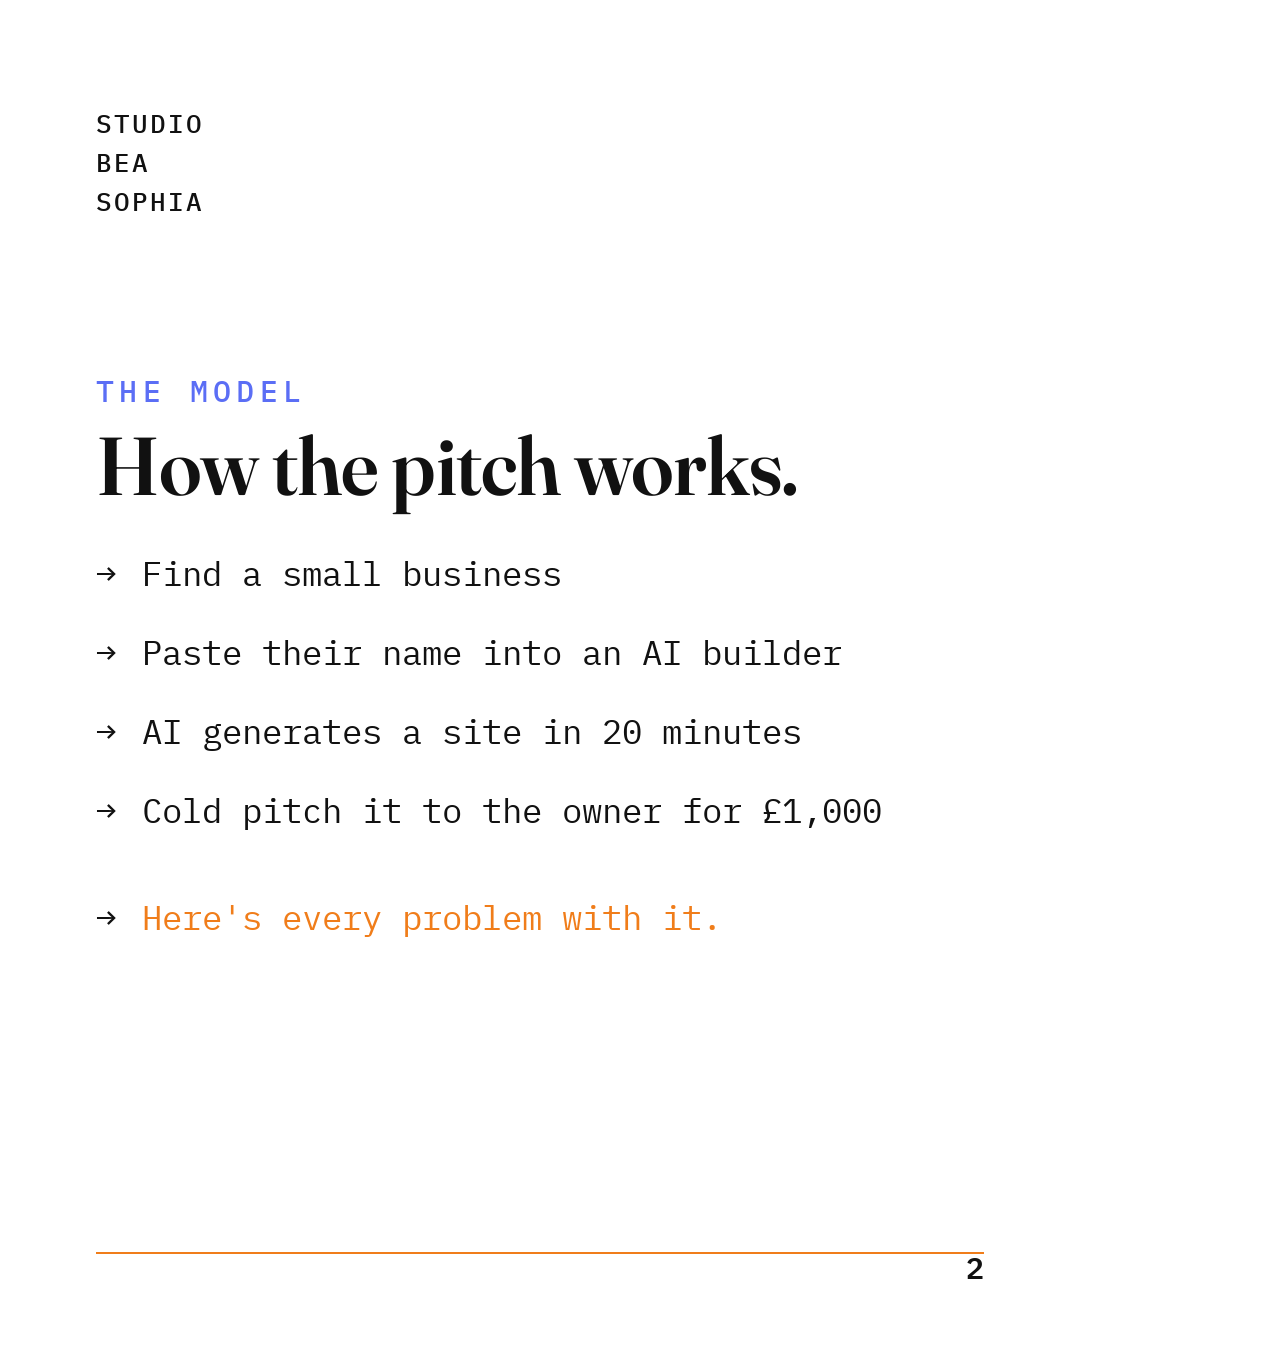
<file: skills/carousel/s2.html>
<!doctype html><html><head><meta charset="utf-8"><link rel="stylesheet" href="base.css"></head>
<body><div class="pad">
<div class="brand">STUDIO<br>BEA<br>SOPHIA</div>
<div style="margin-top:150px">
<div class="eyebrow">THE MODEL</div>
<h1 class="mid">How the pitch works.</h1>
<div class="row"><span class="arw">&rarr;</span><span>Find a small business</span></div>
<div class="row"><span class="arw">&rarr;</span><span>Paste their name into an AI builder</span></div>
<div class="row"><span class="arw">&rarr;</span><span>AI generates a site in 20 minutes</span></div>
<div class="row"><span class="arw">&rarr;</span><span>Cold pitch it to the owner for &pound;1,000</span></div>
<div class="row" style="margin-top:56px"><span class="arw kicker">&rarr;</span><span class="kicker">Here's every problem with it.</span></div>
</div>
<div class="rule"></div><div class="pageno">2</div>
</div></body></html>
</file>
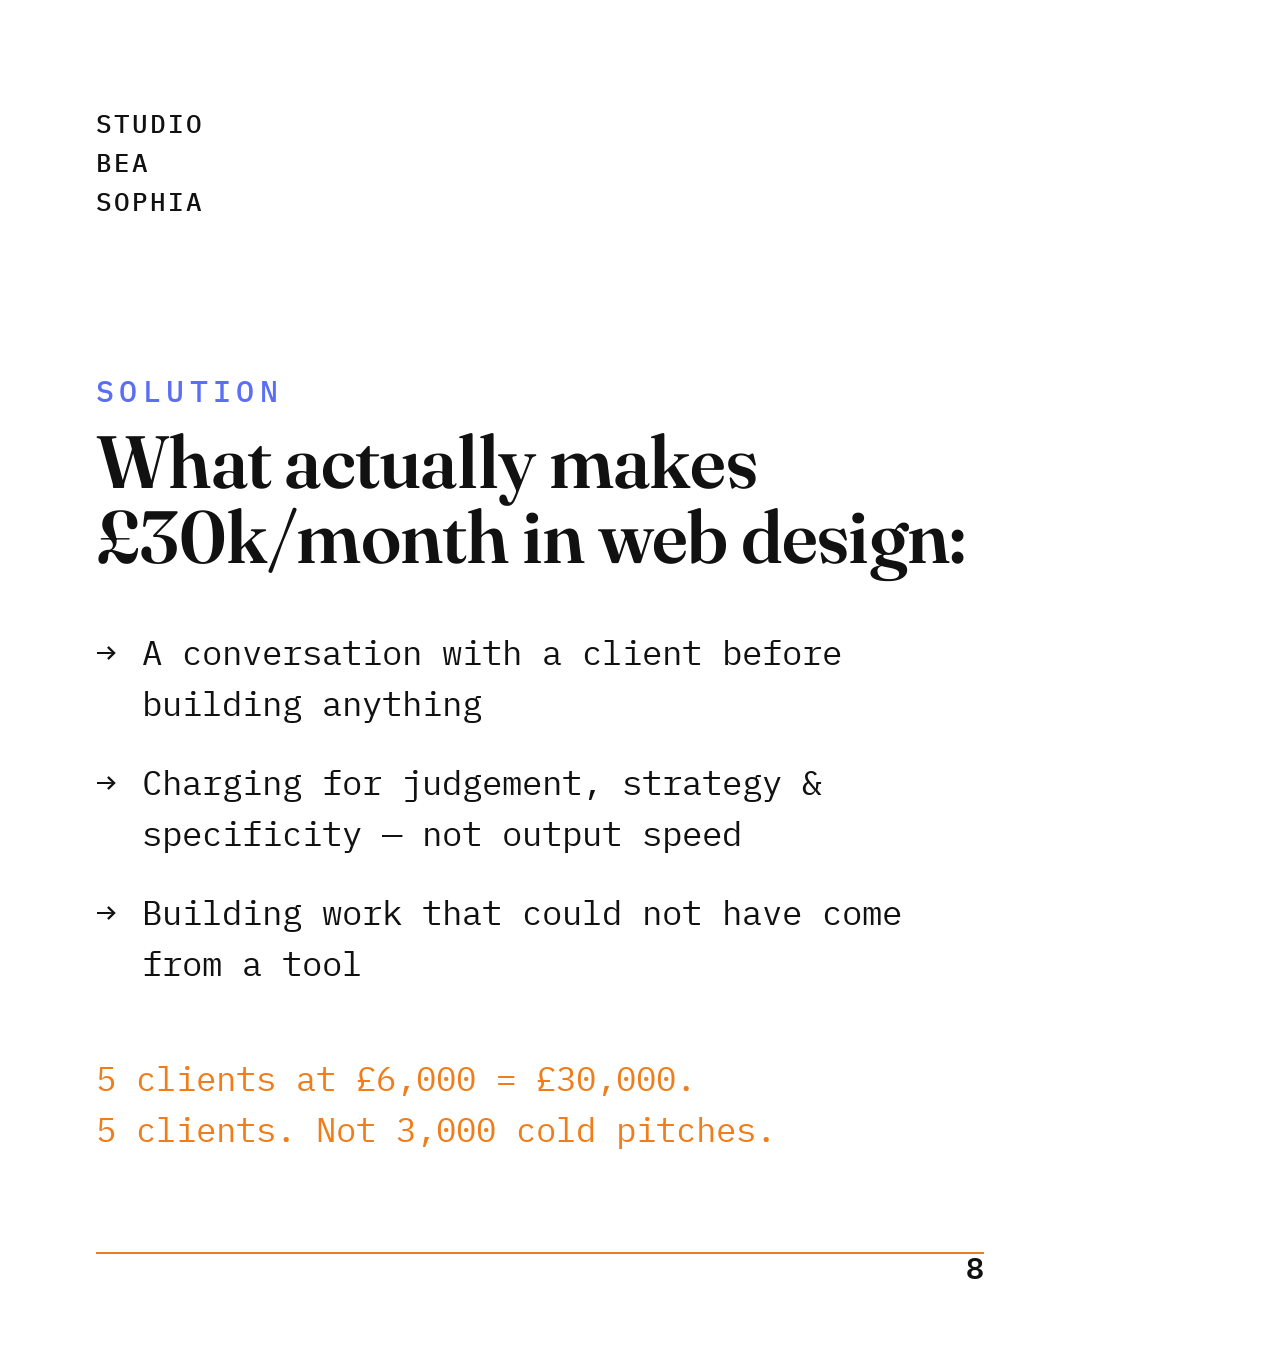
<file: skills/carousel/s8.html>
<!doctype html><html><head><meta charset="utf-8"><link rel="stylesheet" href="base.css"></head>
<body><div class="pad">
<div class="brand">STUDIO<br>BEA<br>SOPHIA</div>
<div style="margin-top:150px">
<div class="eyebrow">SOLUTION</div>
<h1 class="mid" style="font-size:74px;margin-bottom:52px">What actually makes<br>&pound;30k/month in web design:</h1>
<div class="row"><span class="arw">&rarr;</span><span>A conversation with a client before building anything</span></div>
<div class="row"><span class="arw">&rarr;</span><span>Charging for judgement, strategy &amp; specificity &mdash; not output speed</span></div>
<div class="row"><span class="arw">&rarr;</span><span>Building work that could not have come from a tool</span></div>
<div style="margin-top:64px;font-family:'IBM Plex Mono';font-size:34px;line-height:1.5;color:var(--orange)">5 clients at &pound;6,000 = &pound;30,000.<br>5 clients. Not 3,000 cold pitches.</div>
</div>
<div class="rule"></div><div class="pageno">8</div>
</div></body></html>
</file>
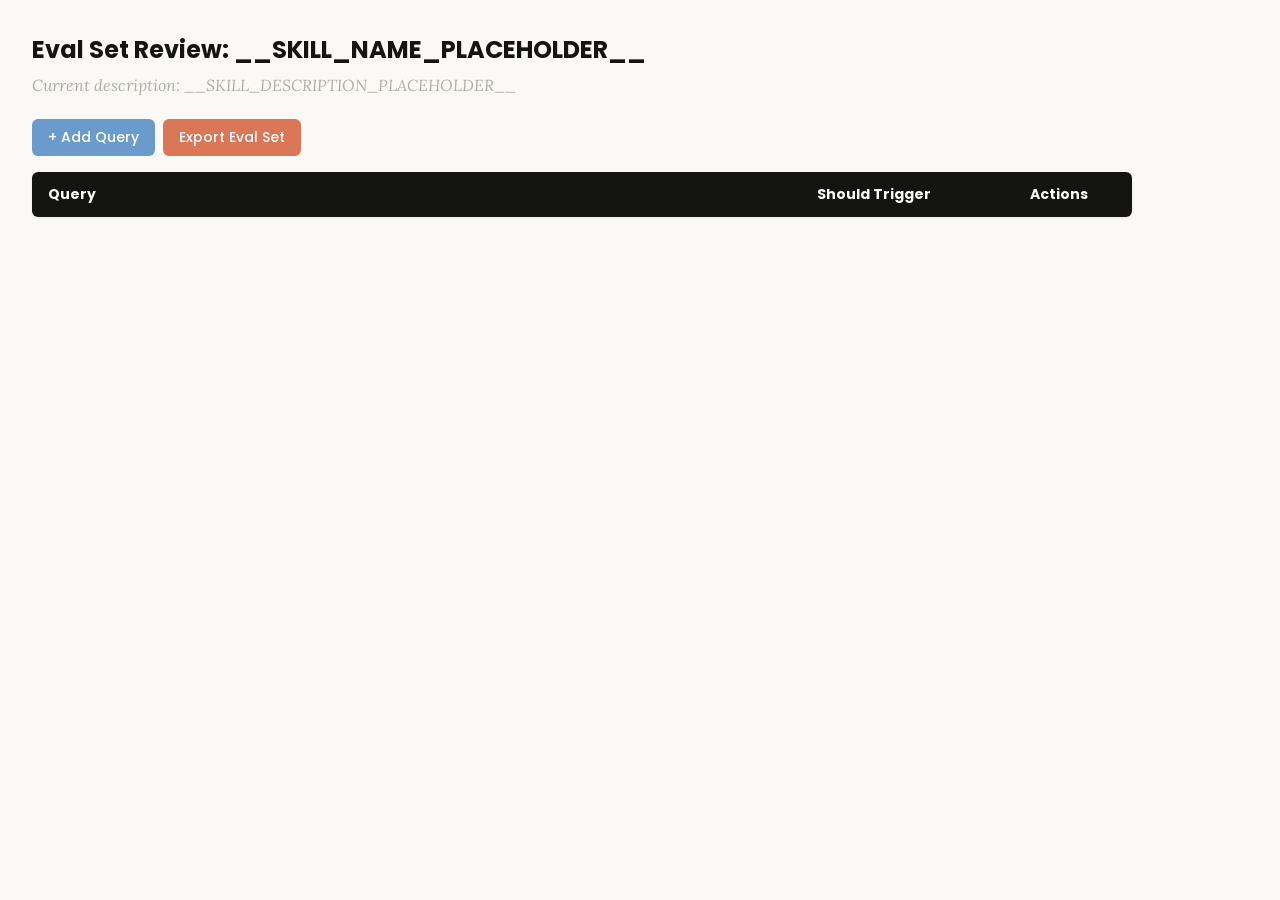
<file: skills/skill-creator/assets/eval_review.html>
<!DOCTYPE html>
<html lang="en">
<head>
  <meta charset="UTF-8">
  <meta name="viewport" content="width=device-width, initial-scale=1.0">
  <title>Eval Set Review - __SKILL_NAME_PLACEHOLDER__</title>
  <link rel="preconnect" href="https://fonts.googleapis.com">
  <link rel="preconnect" href="https://fonts.gstatic.com" crossorigin>
  <link href="https://fonts.googleapis.com/css2?family=Poppins:wght@500;600&family=Lora:wght@400;500&display=swap" rel="stylesheet">
  <style>
    * { box-sizing: border-box; margin: 0; padding: 0; }
    body { font-family: 'Lora', Georgia, serif; background: #faf9f5; padding: 2rem; color: #141413; }
    h1 { font-family: 'Poppins', sans-serif; margin-bottom: 0.5rem; font-size: 1.5rem; }
    .description { color: #b0aea5; margin-bottom: 1.5rem; font-style: italic; max-width: 900px; }
    .controls { margin-bottom: 1rem; display: flex; gap: 0.5rem; }
    .btn { font-family: 'Poppins', sans-serif; padding: 0.5rem 1rem; border: none; border-radius: 6px; cursor: pointer; font-size: 0.875rem; font-weight: 500; }
    .btn-add { background: #6a9bcc; color: white; }
    .btn-add:hover { background: #5889b8; }
    .btn-export { background: #d97757; color: white; }
    .btn-export:hover { background: #c4613f; }
    table { width: 100%; max-width: 1100px; border-collapse: collapse; background: white; border-radius: 6px; overflow: hidden; box-shadow: 0 1px 3px rgba(0,0,0,0.08); }
    th { font-family: 'Poppins', sans-serif; background: #141413; color: #faf9f5; padding: 0.75rem 1rem; text-align: left; font-size: 0.875rem; }
    td { padding: 0.75rem 1rem; border-bottom: 1px solid #e8e6dc; vertical-align: top; }
    tr:nth-child(even) td { background: #faf9f5; }
    tr:hover td { background: #f3f1ea; }
    .section-header td { background: #e8e6dc; font-family: 'Poppins', sans-serif; font-weight: 500; font-size: 0.8rem; color: #141413; text-transform: uppercase; letter-spacing: 0.05em; }
    .query-input { width: 100%; padding: 0.4rem; border: 1px solid #e8e6dc; border-radius: 4px; font-size: 0.875rem; font-family: 'Lora', Georgia, serif; resize: vertical; min-height: 60px; }
    .query-input:focus { outline: none; border-color: #d97757; box-shadow: 0 0 0 2px rgba(217,119,87,0.15); }
    .toggle { position: relative; display: inline-block; width: 44px; height: 24px; }
    .toggle input { opacity: 0; width: 0; height: 0; }
    .toggle .slider { position: absolute; inset: 0; background: #b0aea5; border-radius: 24px; cursor: pointer; transition: 0.2s; }
    .toggle .slider::before { content: ""; position: absolute; width: 18px; height: 18px; left: 3px; bottom: 3px; background: white; border-radius: 50%; transition: 0.2s; }
    .toggle input:checked + .slider { background: #d97757; }
    .toggle input:checked + .slider::before { transform: translateX(20px); }
    .btn-delete { background: #c44; color: white; padding: 0.3rem 0.6rem; border: none; border-radius: 4px; cursor: pointer; font-size: 0.75rem; font-family: 'Poppins', sans-serif; }
    .btn-delete:hover { background: #a33; }
    .summary { margin-top: 1rem; color: #b0aea5; font-size: 0.875rem; }
  </style>
</head>
<body>
  <h1>Eval Set Review: <span id="skill-name">__SKILL_NAME_PLACEHOLDER__</span></h1>
  <p class="description">Current description: <span id="skill-desc">__SKILL_DESCRIPTION_PLACEHOLDER__</span></p>

  <div class="controls">
    <button class="btn btn-add" onclick="addRow()">+ Add Query</button>
    <button class="btn btn-export" onclick="exportEvalSet()">Export Eval Set</button>
  </div>

  <table>
    <thead>
      <tr>
        <th style="width:65%">Query</th>
        <th style="width:18%">Should Trigger</th>
        <th style="width:10%">Actions</th>
      </tr>
    </thead>
    <tbody id="eval-body"></tbody>
  </table>

  <p class="summary" id="summary"></p>

  <script>
    const EVAL_DATA = __EVAL_DATA_PLACEHOLDER__;

    let evalItems = [...EVAL_DATA];

    function render() {
      const tbody = document.getElementById('eval-body');
      tbody.innerHTML = '';

      // Sort: should-trigger first, then should-not-trigger
      const sorted = evalItems
        .map((item, origIdx) => ({ ...item, origIdx }))
        .sort((a, b) => (b.should_trigger ? 1 : 0) - (a.should_trigger ? 1 : 0));

      let lastGroup = null;
      sorted.forEach(item => {
        const group = item.should_trigger ? 'trigger' : 'no-trigger';
        if (group !== lastGroup) {
          const headerRow = document.createElement('tr');
          headerRow.className = 'section-header';
          headerRow.innerHTML = `<td colspan="3">${item.should_trigger ? 'Should Trigger' : 'Should NOT Trigger'}</td>`;
          tbody.appendChild(headerRow);
          lastGroup = group;
        }

        const idx = item.origIdx;
        const tr = document.createElement('tr');
        tr.innerHTML = `
          <td><textarea class="query-input" onchange="updateQuery(${idx}, this.value)">${escapeHtml(item.query)}</textarea></td>
          <td>
            <label class="toggle">
              <input type="checkbox" ${item.should_trigger ? 'checked' : ''} onchange="updateTrigger(${idx}, this.checked)">
              <span class="slider"></span>
            </label>
            <span style="margin-left:8px;font-size:0.8rem;color:#b0aea5">${item.should_trigger ? 'Yes' : 'No'}</span>
          </td>
          <td><button class="btn-delete" onclick="deleteRow(${idx})">Delete</button></td>
        `;
        tbody.appendChild(tr);
      });
      updateSummary();
    }

    function escapeHtml(text) {
      const div = document.createElement('div');
      div.textContent = text;
      return div.innerHTML;
    }

    function updateQuery(idx, value) { evalItems[idx].query = value; updateSummary(); }
    function updateTrigger(idx, value) { evalItems[idx].should_trigger = value; render(); }
    function deleteRow(idx) { evalItems.splice(idx, 1); render(); }

    function addRow() {
      evalItems.push({ query: '', should_trigger: true });
      render();
      const inputs = document.querySelectorAll('.query-input');
      inputs[inputs.length - 1].focus();
    }

    function updateSummary() {
      const trigger = evalItems.filter(i => i.should_trigger).length;
      const noTrigger = evalItems.filter(i => !i.should_trigger).length;
      document.getElementById('summary').textContent =
        `${evalItems.length} queries total: ${trigger} should trigger, ${noTrigger} should not trigger`;
    }

    function exportEvalSet() {
      const valid = evalItems.filter(i => i.query.trim() !== '');
      const data = valid.map(i => ({ query: i.query.trim(), should_trigger: i.should_trigger }));
      const blob = new Blob([JSON.stringify(data, null, 2)], { type: 'application/json' });
      const url = URL.createObjectURL(blob);
      const a = document.createElement('a');
      a.href = url;
      a.download = 'eval_set.json';
      document.body.appendChild(a);
      a.click();
      document.body.removeChild(a);
      URL.revokeObjectURL(url);
    }

    render();
  </script>
</body>
</html>
</file>
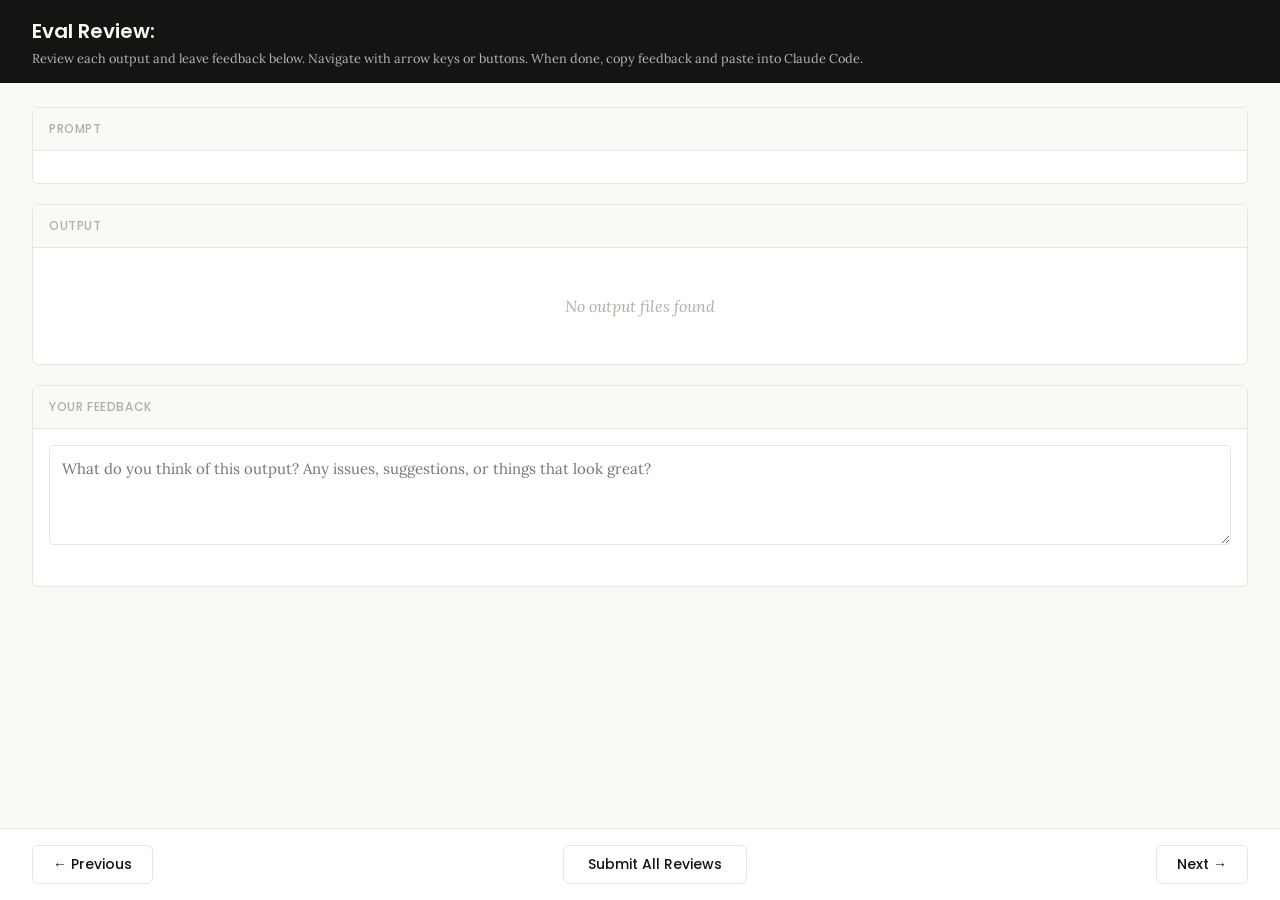
<file: skills/skill-creator/eval-viewer/viewer.html>
<!DOCTYPE html>
<html lang="en">
<head>
  <meta charset="UTF-8">
  <meta name="viewport" content="width=device-width, initial-scale=1.0">
  <title>Eval Review</title>
  <link rel="preconnect" href="https://fonts.googleapis.com">
  <link rel="preconnect" href="https://fonts.gstatic.com" crossorigin>
  <link href="https://fonts.googleapis.com/css2?family=Poppins:wght@500;600&family=Lora:wght@400;500&display=swap" rel="stylesheet">
  <script src="https://cdn.sheetjs.com/xlsx-0.20.3/package/dist/xlsx.full.min.js" integrity="sha384-EnyY0/GSHQGSxSgMwaIPzSESbqoOLSexfnSMN2AP+39Ckmn92stwABZynq1JyzdT" crossorigin="anonymous"></script>
  <style>
    :root {
      --bg: #faf9f5;
      --surface: #ffffff;
      --border: #e8e6dc;
      --text: #141413;
      --text-muted: #b0aea5;
      --accent: #d97757;
      --accent-hover: #c4613f;
      --green: #788c5d;
      --green-bg: #eef2e8;
      --red: #c44;
      --red-bg: #fceaea;
      --header-bg: #141413;
      --header-text: #faf9f5;
      --radius: 6px;
    }

    * { box-sizing: border-box; margin: 0; padding: 0; }

    body {
      font-family: 'Lora', Georgia, serif;
      background: var(--bg);
      color: var(--text);
      height: 100vh;
      display: flex;
      flex-direction: column;
    }

    /* ---- Header ---- */
    .header {
      background: var(--header-bg);
      color: var(--header-text);
      padding: 1rem 2rem;
      display: flex;
      justify-content: space-between;
      align-items: center;
      flex-shrink: 0;
    }
    .header h1 {
      font-family: 'Poppins', sans-serif;
      font-size: 1.25rem;
      font-weight: 600;
    }
    .header .instructions {
      font-size: 0.8rem;
      opacity: 0.7;
      margin-top: 0.25rem;
    }
    .header .progress {
      font-size: 0.875rem;
      opacity: 0.8;
      text-align: right;
    }

    /* ---- Main content ---- */
    .main {
      flex: 1;
      overflow-y: auto;
      padding: 1.5rem 2rem;
      display: flex;
      flex-direction: column;
      gap: 1.25rem;
    }

    /* ---- Sections ---- */
    .section {
      background: var(--surface);
      border: 1px solid var(--border);
      border-radius: var(--radius);
      flex-shrink: 0;
    }
    .section-header {
      font-family: 'Poppins', sans-serif;
      padding: 0.75rem 1rem;
      font-size: 0.75rem;
      font-weight: 500;
      text-transform: uppercase;
      letter-spacing: 0.05em;
      color: var(--text-muted);
      border-bottom: 1px solid var(--border);
      background: var(--bg);
    }
    .section-body {
      padding: 1rem;
    }

    /* ---- Config badge ---- */
    .config-badge {
      display: inline-block;
      padding: 0.2rem 0.625rem;
      border-radius: 9999px;
      font-family: 'Poppins', sans-serif;
      font-size: 0.6875rem;
      font-weight: 600;
      text-transform: uppercase;
      letter-spacing: 0.03em;
      margin-left: 0.75rem;
      vertical-align: middle;
    }
    .config-badge.config-primary {
      background: rgba(33, 150, 243, 0.12);
      color: #1976d2;
    }
    .config-badge.config-baseline {
      background: rgba(255, 193, 7, 0.15);
      color: #f57f17;
    }

    /* ---- Prompt ---- */
    .prompt-text {
      white-space: pre-wrap;
      font-size: 0.9375rem;
      line-height: 1.6;
    }

    /* ---- Outputs ---- */
    .output-file {
      border: 1px solid var(--border);
      border-radius: var(--radius);
      overflow: hidden;
    }
    .output-file + .output-file {
      margin-top: 1rem;
    }
    .output-file-header {
      padding: 0.5rem 0.75rem;
      font-size: 0.8rem;
      font-weight: 600;
      color: var(--text-muted);
      background: var(--bg);
      border-bottom: 1px solid var(--border);
      font-family: 'SF Mono', SFMono-Regular, Consolas, 'Liberation Mono', Menlo, monospace;
      display: flex;
      justify-content: space-between;
      align-items: center;
    }
    .output-file-header .dl-btn {
      font-size: 0.7rem;
      color: var(--accent);
      text-decoration: none;
      cursor: pointer;
      font-family: -apple-system, BlinkMacSystemFont, 'Segoe UI', sans-serif;
      font-weight: 500;
      opacity: 0.8;
    }
    .output-file-header .dl-btn:hover {
      opacity: 1;
      text-decoration: underline;
    }
    .output-file-content {
      padding: 0.75rem;
      overflow-x: auto;
    }
    .output-file-content pre {
      font-size: 0.8125rem;
      line-height: 1.5;
      white-space: pre-wrap;
      word-break: break-word;
      font-family: 'SF Mono', SFMono-Regular, Consolas, 'Liberation Mono', Menlo, monospace;
    }
    .output-file-content img {
      max-width: 100%;
      height: auto;
      border-radius: 4px;
    }
    .output-file-content iframe {
      width: 100%;
      height: 600px;
      border: none;
    }
    .output-file-content table {
      border-collapse: collapse;
      font-size: 0.8125rem;
      width: 100%;
    }
    .output-file-content table td,
    .output-file-content table th {
      border: 1px solid var(--border);
      padding: 0.375rem 0.5rem;
      text-align: left;
    }
    .output-file-content table th {
      background: var(--bg);
      font-weight: 600;
    }
    .output-file-content .download-link {
      display: inline-flex;
      align-items: center;
      gap: 0.5rem;
      padding: 0.5rem 1rem;
      background: var(--bg);
      border: 1px solid var(--border);
      border-radius: 4px;
      color: var(--accent);
      text-decoration: none;
      font-size: 0.875rem;
      cursor: pointer;
    }
    .output-file-content .download-link:hover {
      background: var(--border);
    }
    .empty-state {
      color: var(--text-muted);
      font-style: italic;
      padding: 2rem;
      text-align: center;
    }

    /* ---- Feedback ---- */
    .prev-feedback {
      background: var(--bg);
      border: 1px solid var(--border);
      border-radius: 4px;
      padding: 0.625rem 0.75rem;
      margin-top: 0.75rem;
      font-size: 0.8125rem;
      color: var(--text-muted);
      line-height: 1.5;
    }
    .prev-feedback-label {
      font-size: 0.7rem;
      font-weight: 600;
      text-transform: uppercase;
      letter-spacing: 0.04em;
      margin-bottom: 0.25rem;
      color: var(--text-muted);
    }
    .feedback-textarea {
      width: 100%;
      min-height: 100px;
      padding: 0.75rem;
      border: 1px solid var(--border);
      border-radius: 4px;
      font-family: inherit;
      font-size: 0.9375rem;
      line-height: 1.5;
      resize: vertical;
      color: var(--text);
    }
    .feedback-textarea:focus {
      outline: none;
      border-color: var(--accent);
      box-shadow: 0 0 0 3px rgba(37, 99, 235, 0.1);
    }
    .feedback-status {
      font-size: 0.75rem;
      color: var(--text-muted);
      margin-top: 0.5rem;
      min-height: 1.1em;
    }

    /* ---- Grades (collapsible) ---- */
    .grades-toggle {
      display: flex;
      align-items: center;
      cursor: pointer;
      user-select: none;
    }
    .grades-toggle:hover {
      color: var(--accent);
    }
    .grades-toggle .arrow {
      margin-right: 0.5rem;
      transition: transform 0.15s;
      font-size: 0.75rem;
    }
    .grades-toggle .arrow.open {
      transform: rotate(90deg);
    }
    .grades-content {
      display: none;
      margin-top: 0.75rem;
    }
    .grades-content.open {
      display: block;
    }
    .grades-summary {
      font-size: 0.875rem;
      margin-bottom: 0.75rem;
      display: flex;
      align-items: center;
      gap: 0.5rem;
    }
    .grade-badge {
      display: inline-block;
      padding: 0.125rem 0.5rem;
      border-radius: 9999px;
      font-size: 0.75rem;
      font-weight: 600;
    }
    .grade-pass { background: var(--green-bg); color: var(--green); }
    .grade-fail { background: var(--red-bg); color: var(--red); }
    .assertion-list {
      list-style: none;
    }
    .assertion-item {
      padding: 0.625rem 0;
      border-bottom: 1px solid var(--border);
      font-size: 0.8125rem;
    }
    .assertion-item:last-child { border-bottom: none; }
    .assertion-status {
      font-weight: 600;
      margin-right: 0.5rem;
    }
    .assertion-status.pass { color: var(--green); }
    .assertion-status.fail { color: var(--red); }
    .assertion-evidence {
      color: var(--text-muted);
      font-size: 0.75rem;
      margin-top: 0.25rem;
      padding-left: 1.5rem;
    }

    /* ---- View tabs ---- */
    .view-tabs {
      display: flex;
      gap: 0;
      padding: 0 2rem;
      background: var(--bg);
      border-bottom: 1px solid var(--border);
      flex-shrink: 0;
    }
    .view-tab {
      font-family: 'Poppins', sans-serif;
      padding: 0.625rem 1.25rem;
      font-size: 0.8125rem;
      font-weight: 500;
      cursor: pointer;
      border: none;
      background: none;
      color: var(--text-muted);
      border-bottom: 2px solid transparent;
      transition: all 0.15s;
    }
    .view-tab:hover { color: var(--text); }
    .view-tab.active {
      color: var(--accent);
      border-bottom-color: var(--accent);
    }
    .view-panel { display: none; }
    .view-panel.active { display: flex; flex-direction: column; flex: 1; overflow: hidden; }

    /* ---- Benchmark view ---- */
    .benchmark-view {
      padding: 1.5rem 2rem;
      overflow-y: auto;
      flex: 1;
    }
    .benchmark-table {
      border-collapse: collapse;
      background: var(--surface);
      border: 1px solid var(--border);
      border-radius: var(--radius);
      font-size: 0.8125rem;
      width: 100%;
      margin-bottom: 1.5rem;
    }
    .benchmark-table th, .benchmark-table td {
      padding: 0.625rem 0.75rem;
      text-align: left;
      border: 1px solid var(--border);
    }
    .benchmark-table th {
      font-family: 'Poppins', sans-serif;
      background: var(--header-bg);
      color: var(--header-text);
      font-weight: 500;
      font-size: 0.75rem;
      text-transform: uppercase;
      letter-spacing: 0.04em;
    }
    .benchmark-table tr:hover { background: var(--bg); }
    .benchmark-table tr.benchmark-row-with { background: rgba(33, 150, 243, 0.06); }
    .benchmark-table tr.benchmark-row-without { background: rgba(255, 193, 7, 0.06); }
    .benchmark-table tr.benchmark-row-with:hover { background: rgba(33, 150, 243, 0.12); }
    .benchmark-table tr.benchmark-row-without:hover { background: rgba(255, 193, 7, 0.12); }
    .benchmark-table tr.benchmark-row-avg { font-weight: 600; border-top: 2px solid var(--border); }
    .benchmark-table tr.benchmark-row-avg.benchmark-row-with { background: rgba(33, 150, 243, 0.12); }
    .benchmark-table tr.benchmark-row-avg.benchmark-row-without { background: rgba(255, 193, 7, 0.12); }
    .benchmark-delta-positive { color: var(--green); font-weight: 600; }
    .benchmark-delta-negative { color: var(--red); font-weight: 600; }
    .benchmark-notes {
      background: var(--surface);
      border: 1px solid var(--border);
      border-radius: var(--radius);
      padding: 1rem;
    }
    .benchmark-notes h3 {
      font-family: 'Poppins', sans-serif;
      font-size: 0.875rem;
      margin-bottom: 0.75rem;
    }
    .benchmark-notes ul {
      list-style: disc;
      padding-left: 1.25rem;
    }
    .benchmark-notes li {
      font-size: 0.8125rem;
      line-height: 1.6;
      margin-bottom: 0.375rem;
    }
    .benchmark-empty {
      color: var(--text-muted);
      font-style: italic;
      text-align: center;
      padding: 3rem;
    }

    /* ---- Navigation ---- */
    .nav {
      display: flex;
      justify-content: space-between;
      align-items: center;
      padding: 1rem 2rem;
      border-top: 1px solid var(--border);
      background: var(--surface);
      flex-shrink: 0;
    }
    .nav-btn {
      font-family: 'Poppins', sans-serif;
      padding: 0.5rem 1.25rem;
      border: 1px solid var(--border);
      border-radius: var(--radius);
      background: var(--surface);
      cursor: pointer;
      font-size: 0.875rem;
      font-weight: 500;
      color: var(--text);
      transition: all 0.15s;
    }
    .nav-btn:hover:not(:disabled) {
      background: var(--bg);
      border-color: var(--text-muted);
    }
    .nav-btn:disabled {
      opacity: 0.4;
      cursor: not-allowed;
    }
    .done-btn {
      font-family: 'Poppins', sans-serif;
      padding: 0.5rem 1.5rem;
      border: 1px solid var(--border);
      border-radius: var(--radius);
      background: var(--surface);
      color: var(--text);
      cursor: pointer;
      font-size: 0.875rem;
      font-weight: 500;
      transition: all 0.15s;
    }
    .done-btn:hover {
      background: var(--bg);
      border-color: var(--text-muted);
    }
    .done-btn.ready {
      border: none;
      background: var(--accent);
      color: white;
      font-weight: 600;
    }
    .done-btn.ready:hover {
      background: var(--accent-hover);
    }
    /* ---- Done overlay ---- */
    .done-overlay {
      display: none;
      position: fixed;
      inset: 0;
      background: rgba(0, 0, 0, 0.5);
      z-index: 100;
      justify-content: center;
      align-items: center;
    }
    .done-overlay.visible {
      display: flex;
    }
    .done-card {
      background: var(--surface);
      border-radius: 12px;
      padding: 2rem 3rem;
      text-align: center;
      box-shadow: 0 20px 60px rgba(0, 0, 0, 0.3);
      max-width: 500px;
    }
    .done-card h2 {
      font-size: 1.5rem;
      margin-bottom: 0.5rem;
    }
    .done-card p {
      color: var(--text-muted);
      margin-bottom: 1.5rem;
      line-height: 1.5;
    }
    .done-card .btn-row {
      display: flex;
      gap: 0.5rem;
      justify-content: center;
    }
    .done-card button {
      padding: 0.5rem 1.25rem;
      border: 1px solid var(--border);
      border-radius: var(--radius);
      background: var(--surface);
      cursor: pointer;
      font-size: 0.875rem;
    }
    .done-card button:hover {
      background: var(--bg);
    }
    /* ---- Toast ---- */
    .toast {
      position: fixed;
      bottom: 5rem;
      left: 50%;
      transform: translateX(-50%);
      background: var(--header-bg);
      color: var(--header-text);
      padding: 0.625rem 1.25rem;
      border-radius: var(--radius);
      font-size: 0.875rem;
      opacity: 0;
      transition: opacity 0.3s;
      pointer-events: none;
      z-index: 200;
    }
    .toast.visible {
      opacity: 1;
    }
  </style>
</head>
<body>
  <div id="app" style="height:100vh; display:flex; flex-direction:column;">
    <div class="header">
      <div>
        <h1>Eval Review: <span id="skill-name"></span></h1>
        <div class="instructions">Review each output and leave feedback below. Navigate with arrow keys or buttons. When done, copy feedback and paste into Claude Code.</div>
      </div>
      <div class="progress" id="progress"></div>
    </div>

    <!-- View tabs (only shown when benchmark data exists) -->
    <div class="view-tabs" id="view-tabs" style="display:none;">
      <button class="view-tab active" onclick="switchView('outputs')">Outputs</button>
      <button class="view-tab" onclick="switchView('benchmark')">Benchmark</button>
    </div>

    <!-- Outputs panel (qualitative review) -->
    <div class="view-panel active" id="panel-outputs">
    <div class="main">
      <!-- Prompt -->
      <div class="section">
        <div class="section-header">Prompt <span class="config-badge" id="config-badge" style="display:none;"></span></div>
        <div class="section-body">
          <div class="prompt-text" id="prompt-text"></div>
        </div>
      </div>

      <!-- Outputs -->
      <div class="section">
        <div class="section-header">Output</div>
        <div class="section-body" id="outputs-body">
          <div class="empty-state">No output files found</div>
        </div>
      </div>

      <!-- Previous Output (collapsible) -->
      <div class="section" id="prev-outputs-section" style="display:none;">
        <div class="section-header">
          <div class="grades-toggle" onclick="togglePrevOutputs()">
            <span class="arrow" id="prev-outputs-arrow">&#9654;</span>
            Previous Output
          </div>
        </div>
        <div class="grades-content" id="prev-outputs-content"></div>
      </div>

      <!-- Grades (collapsible) -->
      <div class="section" id="grades-section" style="display:none;">
        <div class="section-header">
          <div class="grades-toggle" onclick="toggleGrades()">
            <span class="arrow" id="grades-arrow">&#9654;</span>
            Formal Grades
          </div>
        </div>
        <div class="grades-content" id="grades-content"></div>
      </div>

      <!-- Feedback -->
      <div class="section">
        <div class="section-header">Your Feedback</div>
        <div class="section-body">
          <textarea
            class="feedback-textarea"
            id="feedback"
            placeholder="What do you think of this output? Any issues, suggestions, or things that look great?"
          ></textarea>
          <div class="feedback-status" id="feedback-status"></div>
          <div class="prev-feedback" id="prev-feedback" style="display:none;">
            <div class="prev-feedback-label">Previous feedback</div>
            <div id="prev-feedback-text"></div>
          </div>
        </div>
      </div>
    </div>

    <div class="nav" id="outputs-nav">
      <button class="nav-btn" id="prev-btn" onclick="navigate(-1)">&#8592; Previous</button>
      <button class="done-btn" id="done-btn" onclick="showDoneDialog()">Submit All Reviews</button>
      <button class="nav-btn" id="next-btn" onclick="navigate(1)">Next &#8594;</button>
    </div>
    </div><!-- end panel-outputs -->

    <!-- Benchmark panel (quantitative stats) -->
    <div class="view-panel" id="panel-benchmark">
      <div class="benchmark-view" id="benchmark-content">
        <div class="benchmark-empty">No benchmark data available. Run a benchmark to see quantitative results here.</div>
      </div>
    </div>
  </div>

  <!-- Done overlay -->
  <div class="done-overlay" id="done-overlay">
    <div class="done-card">
      <h2>Review Complete</h2>
      <p>Your feedback has been saved. Go back to your Claude Code session and tell Claude you're done reviewing.</p>
      <div class="btn-row">
        <button onclick="closeDoneDialog()">OK</button>
      </div>
    </div>
  </div>

  <!-- Toast -->
  <div class="toast" id="toast"></div>

  <script>
    // ---- Embedded data (injected by generate_review.py) ----
    /*__EMBEDDED_DATA__*/

    // ---- State ----
    let feedbackMap = {};  // run_id -> feedback text
    let currentIndex = 0;
    let visitedRuns = new Set();

    // ---- Init ----
    async function init() {
      // Load saved feedback from server — but only if this isn't a fresh
      // iteration (indicated by previous_feedback being present). When
      // previous feedback exists, the feedback.json on disk is stale from
      // the prior iteration and should not pre-fill the textareas.
      const hasPrevious = Object.keys(EMBEDDED_DATA.previous_feedback || {}).length > 0
        || Object.keys(EMBEDDED_DATA.previous_outputs || {}).length > 0;
      if (!hasPrevious) {
        try {
          const resp = await fetch("/api/feedback");
          const data = await resp.json();
          if (data.reviews) {
            for (const r of data.reviews) feedbackMap[r.run_id] = r.feedback;
          }
        } catch { /* first run, no feedback yet */ }
      }

      document.getElementById("skill-name").textContent = EMBEDDED_DATA.skill_name;
      showRun(0);

      // Wire up feedback auto-save
      const textarea = document.getElementById("feedback");
      let saveTimeout = null;
      textarea.addEventListener("input", () => {
        clearTimeout(saveTimeout);
        document.getElementById("feedback-status").textContent = "";
        saveTimeout = setTimeout(() => saveCurrentFeedback(), 800);
      });
    }

    // ---- Navigation ----
    function navigate(delta) {
      const newIndex = currentIndex + delta;
      if (newIndex >= 0 && newIndex < EMBEDDED_DATA.runs.length) {
        saveCurrentFeedback();
        showRun(newIndex);
      }
    }

    function updateNavButtons() {
      document.getElementById("prev-btn").disabled = currentIndex === 0;
      document.getElementById("next-btn").disabled =
        currentIndex === EMBEDDED_DATA.runs.length - 1;
    }

    // ---- Show a run ----
    function showRun(index) {
      currentIndex = index;
      const run = EMBEDDED_DATA.runs[index];

      // Progress
      document.getElementById("progress").textContent =
        `${index + 1} of ${EMBEDDED_DATA.runs.length}`;

      // Prompt
      document.getElementById("prompt-text").textContent = run.prompt;

      // Config badge
      const badge = document.getElementById("config-badge");
      const configMatch = run.id.match(/(with_skill|without_skill|new_skill|old_skill)/);
      if (configMatch) {
        const config = configMatch[1];
        const isBaseline = config === "without_skill" || config === "old_skill";
        badge.textContent = config.replace(/_/g, " ");
        badge.className = "config-badge " + (isBaseline ? "config-baseline" : "config-primary");
        badge.style.display = "inline-block";
      } else {
        badge.style.display = "none";
      }

      // Outputs
      renderOutputs(run);

      // Previous outputs
      renderPrevOutputs(run);

      // Grades
      renderGrades(run);

      // Previous feedback
      const prevFb = (EMBEDDED_DATA.previous_feedback || {})[run.id];
      const prevEl = document.getElementById("prev-feedback");
      if (prevFb) {
        document.getElementById("prev-feedback-text").textContent = prevFb;
        prevEl.style.display = "block";
      } else {
        prevEl.style.display = "none";
      }

      // Feedback
      document.getElementById("feedback").value = feedbackMap[run.id] || "";
      document.getElementById("feedback-status").textContent = "";

      updateNavButtons();

      // Track visited runs and promote done button when all visited
      visitedRuns.add(index);
      const doneBtn = document.getElementById("done-btn");
      if (visitedRuns.size >= EMBEDDED_DATA.runs.length) {
        doneBtn.classList.add("ready");
      }

      // Scroll main content to top
      document.querySelector(".main").scrollTop = 0;
    }

    // ---- Render outputs ----
    function renderOutputs(run) {
      const container = document.getElementById("outputs-body");
      container.innerHTML = "";

      const outputs = run.outputs || [];
      if (outputs.length === 0) {
        container.innerHTML = '<div class="empty-state">No output files</div>';
        return;
      }

      for (const file of outputs) {
        const fileDiv = document.createElement("div");
        fileDiv.className = "output-file";

        // Always show file header with download link
        const header = document.createElement("div");
        header.className = "output-file-header";
        const nameSpan = document.createElement("span");
        nameSpan.textContent = file.name;
        header.appendChild(nameSpan);
        const dlBtn = document.createElement("a");
        dlBtn.className = "dl-btn";
        dlBtn.textContent = "Download";
        dlBtn.download = file.name;
        dlBtn.href = getDownloadUri(file);
        header.appendChild(dlBtn);
        fileDiv.appendChild(header);

        const content = document.createElement("div");
        content.className = "output-file-content";

        if (file.type === "text") {
          const pre = document.createElement("pre");
          pre.textContent = file.content;
          content.appendChild(pre);
        } else if (file.type === "image") {
          const img = document.createElement("img");
          img.src = file.data_uri;
          img.alt = file.name;
          content.appendChild(img);
        } else if (file.type === "pdf") {
          const iframe = document.createElement("iframe");
          iframe.src = file.data_uri;
          content.appendChild(iframe);
        } else if (file.type === "xlsx") {
          renderXlsx(content, file.data_b64);
        } else if (file.type === "binary") {
          const a = document.createElement("a");
          a.className = "download-link";
          a.href = file.data_uri;
          a.download = file.name;
          a.textContent = "Download " + file.name;
          content.appendChild(a);
        } else if (file.type === "error") {
          const pre = document.createElement("pre");
          pre.textContent = file.content;
          pre.style.color = "var(--red)";
          content.appendChild(pre);
        }

        fileDiv.appendChild(content);
        container.appendChild(fileDiv);
      }
    }

    // ---- XLSX rendering via SheetJS ----
    function renderXlsx(container, b64Data) {
      try {
        const raw = Uint8Array.from(atob(b64Data), c => c.charCodeAt(0));
        const wb = XLSX.read(raw, { type: "array" });

        for (let i = 0; i < wb.SheetNames.length; i++) {
          const sheetName = wb.SheetNames[i];
          const ws = wb.Sheets[sheetName];

          if (wb.SheetNames.length > 1) {
            const sheetLabel = document.createElement("div");
            sheetLabel.style.cssText =
              "font-weight:600; font-size:0.8rem; color:#b0aea5; margin-top:0.5rem; margin-bottom:0.25rem;";
            sheetLabel.textContent = "Sheet: " + sheetName;
            container.appendChild(sheetLabel);
          }

          const htmlStr = XLSX.utils.sheet_to_html(ws, { editable: false });
          const wrapper = document.createElement("div");
          wrapper.innerHTML = htmlStr;
          container.appendChild(wrapper);
        }
      } catch (err) {
        container.textContent = "Error rendering spreadsheet: " + err.message;
      }
    }

    // ---- Grades ----
    function renderGrades(run) {
      const section = document.getElementById("grades-section");
      const content = document.getElementById("grades-content");

      if (!run.grading) {
        section.style.display = "none";
        return;
      }

      const grading = run.grading;
      section.style.display = "block";
      // Reset to collapsed
      content.classList.remove("open");
      document.getElementById("grades-arrow").classList.remove("open");

      const summary = grading.summary || {};
      const expectations = grading.expectations || [];

      let html = '<div style="padding: 1rem;">';

      // Summary line
      const passRate = summary.pass_rate != null
        ? Math.round(summary.pass_rate * 100) + "%"
        : "?";
      const badgeClass = summary.pass_rate >= 0.8 ? "grade-pass" : summary.pass_rate >= 0.5 ? "" : "grade-fail";
      html += '<div class="grades-summary">';
      html += '<span class="grade-badge ' + badgeClass + '">' + passRate + '</span>';
      html += '<span>' + (summary.passed || 0) + ' passed, ' + (summary.failed || 0) + ' failed of ' + (summary.total || 0) + '</span>';
      html += '</div>';

      // Assertions list
      html += '<ul class="assertion-list">';
      for (const exp of expectations) {
        const statusClass = exp.passed ? "pass" : "fail";
        const statusIcon = exp.passed ? "\u2713" : "\u2717";
        html += '<li class="assertion-item">';
        html += '<span class="assertion-status ' + statusClass + '">' + statusIcon + '</span>';
        html += '<span>' + escapeHtml(exp.text) + '</span>';
        if (exp.evidence) {
          html += '<div class="assertion-evidence">' + escapeHtml(exp.evidence) + '</div>';
        }
        html += '</li>';
      }
      html += '</ul>';

      html += '</div>';
      content.innerHTML = html;
    }

    function toggleGrades() {
      const content = document.getElementById("grades-content");
      const arrow = document.getElementById("grades-arrow");
      content.classList.toggle("open");
      arrow.classList.toggle("open");
    }

    // ---- Previous outputs (collapsible) ----
    function renderPrevOutputs(run) {
      const section = document.getElementById("prev-outputs-section");
      const content = document.getElementById("prev-outputs-content");
      const prevOutputs = (EMBEDDED_DATA.previous_outputs || {})[run.id];

      if (!prevOutputs || prevOutputs.length === 0) {
        section.style.display = "none";
        return;
      }

      section.style.display = "block";
      // Reset to collapsed
      content.classList.remove("open");
      document.getElementById("prev-outputs-arrow").classList.remove("open");

      // Render the files into the content area
      content.innerHTML = "";
      const wrapper = document.createElement("div");
      wrapper.style.padding = "1rem";

      for (const file of prevOutputs) {
        const fileDiv = document.createElement("div");
        fileDiv.className = "output-file";

        const header = document.createElement("div");
        header.className = "output-file-header";
        const nameSpan = document.createElement("span");
        nameSpan.textContent = file.name;
        header.appendChild(nameSpan);
        const dlBtn = document.createElement("a");
        dlBtn.className = "dl-btn";
        dlBtn.textContent = "Download";
        dlBtn.download = file.name;
        dlBtn.href = getDownloadUri(file);
        header.appendChild(dlBtn);
        fileDiv.appendChild(header);

        const fc = document.createElement("div");
        fc.className = "output-file-content";

        if (file.type === "text") {
          const pre = document.createElement("pre");
          pre.textContent = file.content;
          fc.appendChild(pre);
        } else if (file.type === "image") {
          const img = document.createElement("img");
          img.src = file.data_uri;
          img.alt = file.name;
          fc.appendChild(img);
        } else if (file.type === "pdf") {
          const iframe = document.createElement("iframe");
          iframe.src = file.data_uri;
          fc.appendChild(iframe);
        } else if (file.type === "xlsx") {
          renderXlsx(fc, file.data_b64);
        } else if (file.type === "binary") {
          const a = document.createElement("a");
          a.className = "download-link";
          a.href = file.data_uri;
          a.download = file.name;
          a.textContent = "Download " + file.name;
          fc.appendChild(a);
        }

        fileDiv.appendChild(fc);
        wrapper.appendChild(fileDiv);
      }

      content.appendChild(wrapper);
    }

    function togglePrevOutputs() {
      const content = document.getElementById("prev-outputs-content");
      const arrow = document.getElementById("prev-outputs-arrow");
      content.classList.toggle("open");
      arrow.classList.toggle("open");
    }

    // ---- Feedback (saved to server -> feedback.json) ----
    function saveCurrentFeedback() {
      const run = EMBEDDED_DATA.runs[currentIndex];
      const text = document.getElementById("feedback").value;

      if (text.trim() === "") {
        delete feedbackMap[run.id];
      } else {
        feedbackMap[run.id] = text;
      }

      // Build reviews array from map
      const reviews = [];
      for (const [run_id, feedback] of Object.entries(feedbackMap)) {
        if (feedback.trim()) {
          reviews.push({ run_id, feedback, timestamp: new Date().toISOString() });
        }
      }

      fetch("/api/feedback", {
        method: "POST",
        headers: { "Content-Type": "application/json" },
        body: JSON.stringify({ reviews, status: "in_progress" }),
      }).then(() => {
        document.getElementById("feedback-status").textContent = "Saved";
      }).catch(() => {
        // Static mode or server unavailable — no-op on auto-save,
        // feedback will be downloaded on final submit
        document.getElementById("feedback-status").textContent = "Will download on submit";
      });
    }

    // ---- Done ----
    function showDoneDialog() {
      // Save current textarea to feedbackMap (but don't POST yet)
      const run = EMBEDDED_DATA.runs[currentIndex];
      const text = document.getElementById("feedback").value;
      if (text.trim() === "") {
        delete feedbackMap[run.id];
      } else {
        feedbackMap[run.id] = text;
      }

      // POST once with status: complete — include ALL runs so the model
      // can distinguish "no feedback" (looks good) from "not reviewed"
      const reviews = [];
      const ts = new Date().toISOString();
      for (const r of EMBEDDED_DATA.runs) {
        reviews.push({ run_id: r.id, feedback: feedbackMap[r.id] || "", timestamp: ts });
      }
      const payload = JSON.stringify({ reviews, status: "complete" }, null, 2);
      fetch("/api/feedback", {
        method: "POST",
        headers: { "Content-Type": "application/json" },
        body: payload,
      }).then(() => {
        document.getElementById("done-overlay").classList.add("visible");
      }).catch(() => {
        // Server not available (static mode) — download as file
        const blob = new Blob([payload], { type: "application/json" });
        const url = URL.createObjectURL(blob);
        const a = document.createElement("a");
        a.href = url;
        a.download = "feedback.json";
        a.click();
        URL.revokeObjectURL(url);
        document.getElementById("done-overlay").classList.add("visible");
      });
    }

    function closeDoneDialog() {
      // Reset status back to in_progress
      saveCurrentFeedback();
      document.getElementById("done-overlay").classList.remove("visible");
    }

    // ---- Toast ----
    function showToast(message) {
      const toast = document.getElementById("toast");
      toast.textContent = message;
      toast.classList.add("visible");
      setTimeout(() => toast.classList.remove("visible"), 2000);
    }

    // ---- Keyboard nav ----
    document.addEventListener("keydown", (e) => {
      // Don't capture when typing in textarea
      if (e.target.tagName === "TEXTAREA") return;

      if (e.key === "ArrowLeft" || e.key === "ArrowUp") {
        e.preventDefault();
        navigate(-1);
      } else if (e.key === "ArrowRight" || e.key === "ArrowDown") {
        e.preventDefault();
        navigate(1);
      }
    });

    // ---- Util ----
    function getDownloadUri(file) {
      if (file.data_uri) return file.data_uri;
      if (file.data_b64) return "data:application/octet-stream;base64," + file.data_b64;
      if (file.type === "text") return "data:text/plain;charset=utf-8," + encodeURIComponent(file.content);
      return "#";
    }

    function escapeHtml(text) {
      const div = document.createElement("div");
      div.textContent = text;
      return div.innerHTML;
    }

    // ---- View switching ----
    function switchView(view) {
      document.querySelectorAll(".view-tab").forEach(t => t.classList.remove("active"));
      document.querySelectorAll(".view-panel").forEach(p => p.classList.remove("active"));
      document.querySelector(`[onclick="switchView('${view}')"]`).classList.add("active");
      document.getElementById("panel-" + view).classList.add("active");
    }

    // ---- Benchmark rendering ----
    function renderBenchmark() {
      const data = EMBEDDED_DATA.benchmark;
      if (!data) return;

      // Show the tabs
      document.getElementById("view-tabs").style.display = "flex";

      const container = document.getElementById("benchmark-content");
      const summary = data.run_summary || {};
      const metadata = data.metadata || {};
      const notes = data.notes || [];

      let html = "";

      // Header
      html += "<h2 style='font-family: Poppins, sans-serif; margin-bottom: 0.5rem;'>Benchmark Results</h2>";
      html += "<p style='color: var(--text-muted); font-size: 0.875rem; margin-bottom: 1.25rem;'>";
      if (metadata.skill_name) html += "<strong>" + escapeHtml(metadata.skill_name) + "</strong> &mdash; ";
      if (metadata.timestamp) html += metadata.timestamp + " &mdash; ";
      if (metadata.evals_run) html += "Evals: " + metadata.evals_run.join(", ") + " &mdash; ";
      html += (metadata.runs_per_configuration || "?") + " runs per configuration";
      html += "</p>";

      // Summary table
      html += '<table class="benchmark-table">';

      function fmtStat(stat, pct) {
        if (!stat) return "—";
        const suffix = pct ? "%" : "";
        const m = pct ? (stat.mean * 100).toFixed(0) : stat.mean.toFixed(1);
        const s = pct ? (stat.stddev * 100).toFixed(0) : stat.stddev.toFixed(1);
        return m + suffix + " ± " + s + suffix;
      }

      function deltaClass(val) {
        if (!val) return "";
        const n = parseFloat(val);
        if (n > 0) return "benchmark-delta-positive";
        if (n < 0) return "benchmark-delta-negative";
        return "";
      }

      // Discover config names dynamically (everything except "delta")
      const configs = Object.keys(summary).filter(k => k !== "delta");
      const configA = configs[0] || "config_a";
      const configB = configs[1] || "config_b";
      const labelA = configA.replace(/_/g, " ").replace(/\b\w/g, c => c.toUpperCase());
      const labelB = configB.replace(/_/g, " ").replace(/\b\w/g, c => c.toUpperCase());
      const a = summary[configA] || {};
      const b = summary[configB] || {};
      const delta = summary.delta || {};

      html += "<thead><tr><th>Metric</th><th>" + escapeHtml(labelA) + "</th><th>" + escapeHtml(labelB) + "</th><th>Delta</th></tr></thead>";
      html += "<tbody>";

      html += "<tr><td><strong>Pass Rate</strong></td>";
      html += "<td>" + fmtStat(a.pass_rate, true) + "</td>";
      html += "<td>" + fmtStat(b.pass_rate, true) + "</td>";
      html += '<td class="' + deltaClass(delta.pass_rate) + '">' + (delta.pass_rate || "—") + "</td></tr>";

      // Time (only show row if data exists)
      if (a.time_seconds || b.time_seconds) {
        html += "<tr><td><strong>Time (s)</strong></td>";
        html += "<td>" + fmtStat(a.time_seconds, false) + "</td>";
        html += "<td>" + fmtStat(b.time_seconds, false) + "</td>";
        html += '<td class="' + deltaClass(delta.time_seconds) + '">' + (delta.time_seconds ? delta.time_seconds + "s" : "—") + "</td></tr>";
      }

      // Tokens (only show row if data exists)
      if (a.tokens || b.tokens) {
        html += "<tr><td><strong>Tokens</strong></td>";
        html += "<td>" + fmtStat(a.tokens, false) + "</td>";
        html += "<td>" + fmtStat(b.tokens, false) + "</td>";
        html += '<td class="' + deltaClass(delta.tokens) + '">' + (delta.tokens || "—") + "</td></tr>";
      }

      html += "</tbody></table>";

      // Per-eval breakdown (if runs data available)
      const runs = data.runs || [];
      if (runs.length > 0) {
        const evalIds = [...new Set(runs.map(r => r.eval_id))].sort((a, b) => a - b);

        html += "<h3 style='font-family: Poppins, sans-serif; margin-bottom: 0.75rem;'>Per-Eval Breakdown</h3>";

        const hasTime = runs.some(r => r.result && r.result.time_seconds != null);
        const hasErrors = runs.some(r => r.result && r.result.errors > 0);

        for (const evalId of evalIds) {
          const evalRuns = runs.filter(r => r.eval_id === evalId);
          const evalName = evalRuns[0] && evalRuns[0].eval_name ? evalRuns[0].eval_name : "Eval " + evalId;

          html += "<h4 style='font-family: Poppins, sans-serif; margin: 1rem 0 0.5rem; color: var(--text);'>" + escapeHtml(evalName) + "</h4>";
          html += '<table class="benchmark-table">';
          html += "<thead><tr><th>Config</th><th>Run</th><th>Pass Rate</th>";
          if (hasTime) html += "<th>Time (s)</th>";
          if (hasErrors) html += "<th>Crashes During Execution</th>";
          html += "</tr></thead>";
          html += "<tbody>";

          // Group by config and render with average rows
          const configGroups = [...new Set(evalRuns.map(r => r.configuration))];
          for (let ci = 0; ci < configGroups.length; ci++) {
            const config = configGroups[ci];
            const configRuns = evalRuns.filter(r => r.configuration === config);
            if (configRuns.length === 0) continue;

            const rowClass = ci === 0 ? "benchmark-row-with" : "benchmark-row-without";
            const configLabel = config.replace(/_/g, " ").replace(/\b\w/g, c => c.toUpperCase());

            for (const run of configRuns) {
              const r = run.result || {};
              const prClass = r.pass_rate >= 0.8 ? "benchmark-delta-positive" : r.pass_rate < 0.5 ? "benchmark-delta-negative" : "";
              html += '<tr class="' + rowClass + '">';
              html += "<td>" + configLabel + "</td>";
              html += "<td>" + run.run_number + "</td>";
              html += '<td class="' + prClass + '">' + ((r.pass_rate || 0) * 100).toFixed(0) + "% (" + (r.passed || 0) + "/" + (r.total || 0) + ")</td>";
              if (hasTime) html += "<td>" + (r.time_seconds != null ? r.time_seconds.toFixed(1) : "—") + "</td>";
              if (hasErrors) html += "<td>" + (r.errors || 0) + "</td>";
              html += "</tr>";
            }

            // Average row
            const rates = configRuns.map(r => (r.result || {}).pass_rate || 0);
            const avgRate = rates.reduce((a, b) => a + b, 0) / rates.length;
            const avgPrClass = avgRate >= 0.8 ? "benchmark-delta-positive" : avgRate < 0.5 ? "benchmark-delta-negative" : "";
            html += '<tr class="benchmark-row-avg ' + rowClass + '">';
            html += "<td>" + configLabel + "</td>";
            html += "<td>Avg</td>";
            html += '<td class="' + avgPrClass + '">' + (avgRate * 100).toFixed(0) + "%</td>";
            if (hasTime) {
              const times = configRuns.map(r => (r.result || {}).time_seconds).filter(t => t != null);
              html += "<td>" + (times.length ? (times.reduce((a, b) => a + b, 0) / times.length).toFixed(1) : "—") + "</td>";
            }
            if (hasErrors) html += "<td></td>";
            html += "</tr>";
          }
          html += "</tbody></table>";

          // Per-assertion detail for this eval
          const runsWithExpectations = {};
          for (const config of configGroups) {
            runsWithExpectations[config] = evalRuns.filter(r => r.configuration === config && r.expectations && r.expectations.length > 0);
          }
          const hasAnyExpectations = Object.values(runsWithExpectations).some(runs => runs.length > 0);
          if (hasAnyExpectations) {
            // Collect all unique assertion texts across all configs
            const allAssertions = [];
            const seen = new Set();
            for (const config of configGroups) {
              for (const run of runsWithExpectations[config]) {
                for (const exp of (run.expectations || [])) {
                  if (!seen.has(exp.text)) {
                    seen.add(exp.text);
                    allAssertions.push(exp.text);
                  }
                }
              }
            }

            html += '<table class="benchmark-table" style="margin-top: 0.5rem;">';
            html += "<thead><tr><th>Assertion</th>";
            for (const config of configGroups) {
              const label = config.replace(/_/g, " ").replace(/\b\w/g, c => c.toUpperCase());
              html += "<th>" + escapeHtml(label) + "</th>";
            }
            html += "</tr></thead><tbody>";

            for (const assertionText of allAssertions) {
              html += "<tr><td>" + escapeHtml(assertionText) + "</td>";

              for (const config of configGroups) {
                html += "<td>";
                for (const run of runsWithExpectations[config]) {
                  const exp = (run.expectations || []).find(e => e.text === assertionText);
                  if (exp) {
                    const cls = exp.passed ? "benchmark-delta-positive" : "benchmark-delta-negative";
                    const icon = exp.passed ? "\u2713" : "\u2717";
                    html += '<span class="' + cls + '" title="Run ' + run.run_number + ': ' + escapeHtml(exp.evidence || "") + '">' + icon + "</span> ";
                  } else {
                    html += "— ";
                  }
                }
                html += "</td>";
              }
              html += "</tr>";
            }
            html += "</tbody></table>";
          }
        }
      }

      // Notes
      if (notes.length > 0) {
        html += '<div class="benchmark-notes">';
        html += "<h3>Analysis Notes</h3>";
        html += "<ul>";
        for (const note of notes) {
          html += "<li>" + escapeHtml(note) + "</li>";
        }
        html += "</ul></div>";
      }

      container.innerHTML = html;
    }

    // ---- Start ----
    init();
    renderBenchmark();
  </script>
</body>
</html>
</file>
<file: skills/carousel/base.css>
@import url('https://fonts.googleapis.com/css2?family=Fraunces:opsz,wght@9..144,400;9..144,500;9..144,600;9..144,700&family=IBM+Plex+Mono:wght@400;500&display=swap');
*{margin:0;padding:0;box-sizing:border-box}
html,body{width:1080px;height:1350px}
body{background:#ffffff;font-family:'IBM Plex Mono',monospace;color:#111;position:relative;overflow:hidden}
:root{--peri:#5b6ef5;--orange:#f07d1a;--ink:#111;--mut:#8a8a8a}
.pad{position:absolute;inset:0;padding:104px 96px}
.brand{font-family:'IBM Plex Mono',monospace;font-weight:500;font-size:26px;line-height:1.5;letter-spacing:.08em}
.eyebrow{font-family:'IBM Plex Mono',monospace;font-weight:500;font-size:30px;letter-spacing:.18em;color:var(--peri)}
h1{font-family:'Fraunces',serif;font-weight:600;color:var(--ink);letter-spacing:-.01em;line-height:1.02}
.big{font-size:118px;text-align:center;line-height:1.05}
.mid{font-size:82px;margin:14px 0 40px}
.row{font-family:'IBM Plex Mono',monospace;font-size:34px;line-height:1.5;margin:28px 0;display:flex;gap:26px}
.row .arw{color:var(--ink)}
.kicker{color:var(--orange)}
.center{position:absolute;top:50%;left:50%;transform:translate(-50%,-50%);width:840px}
.sub{font-family:'IBM Plex Mono',monospace;font-size:30px;color:var(--mut);text-align:center;margin-top:120px}
.rule{position:absolute;left:96px;right:96px;bottom:96px;border-top:2px solid var(--orange)}
.pageno{position:absolute;right:96px;bottom:60px;font-family:'IBM Plex Mono',monospace;font-weight:600;font-size:30px}
/* Red Strokes handwritten display font (loaded via @font-face injected at render) */
.script{font-family:'RedStrokes','Fraunces',cursive;line-height:1.0}
.hi{font-family:'RedStrokes',cursive;font-size:300px;color:var(--peri);line-height:.9;text-align:center}

/* ---- photocopy / riso treatment (toggle with body.photocopy) ---- */
body.photocopy{background:#f4f1ea}
/* warm paper ground with faint blotch unevenness */
body.photocopy::before{
  content:"";position:absolute;inset:0;z-index:0;pointer-events:none;
  background:
    radial-gradient(120% 80% at 15% 8%, rgba(0,0,0,.045), transparent 55%),
    radial-gradient(120% 90% at 88% 96%, rgba(0,0,0,.06), transparent 55%),
    radial-gradient(60% 50% at 78% 20%, rgba(0,0,0,.03), transparent 60%);
  mix-blend-mode:multiply;
}
/* toner grain: fractal-noise SVG, multiply so it bites into ink + paper */
body.photocopy::after{
  content:"";position:absolute;inset:0;z-index:99;pointer-events:none;opacity:.5;
  mix-blend-mode:multiply;
  background-image:url("data:image/svg+xml;utf8,<svg xmlns='http://www.w3.org/2000/svg' width='300' height='300'><filter id='n'><feTurbulence type='fractalNoise' baseFrequency='0.9' numOctaves='2' stitchTiles='stitch'/><feColorMatrix type='saturate' values='0'/><feComponentTransfer><feFuncA type='linear' slope='0.55'/></feComponentTransfer></filter><rect width='300' height='300' filter='url(%23n)'/></svg>");
  background-size:300px 300px;
}
/* keep real content above the paper ground */
body.photocopy .pad{position:absolute;z-index:2}
/* ink sits slightly imperfect: near-black, faint spread so edges feel toner-printed */
body.photocopy h1{color:#181818;text-shadow:0 0 1px rgba(0,0,0,.35)}
body.photocopy .brand,body.photocopy .row,body.photocopy .sub,body.photocopy .pageno{color:#222}
body.photocopy .eyebrow{color:#3a49c9}      /* periwinkle, slightly toner-muted */
body.photocopy .kicker,body.photocopy .rule{border-color:#d9641a}
body.photocopy .kicker{color:#d9641a}
</file>
